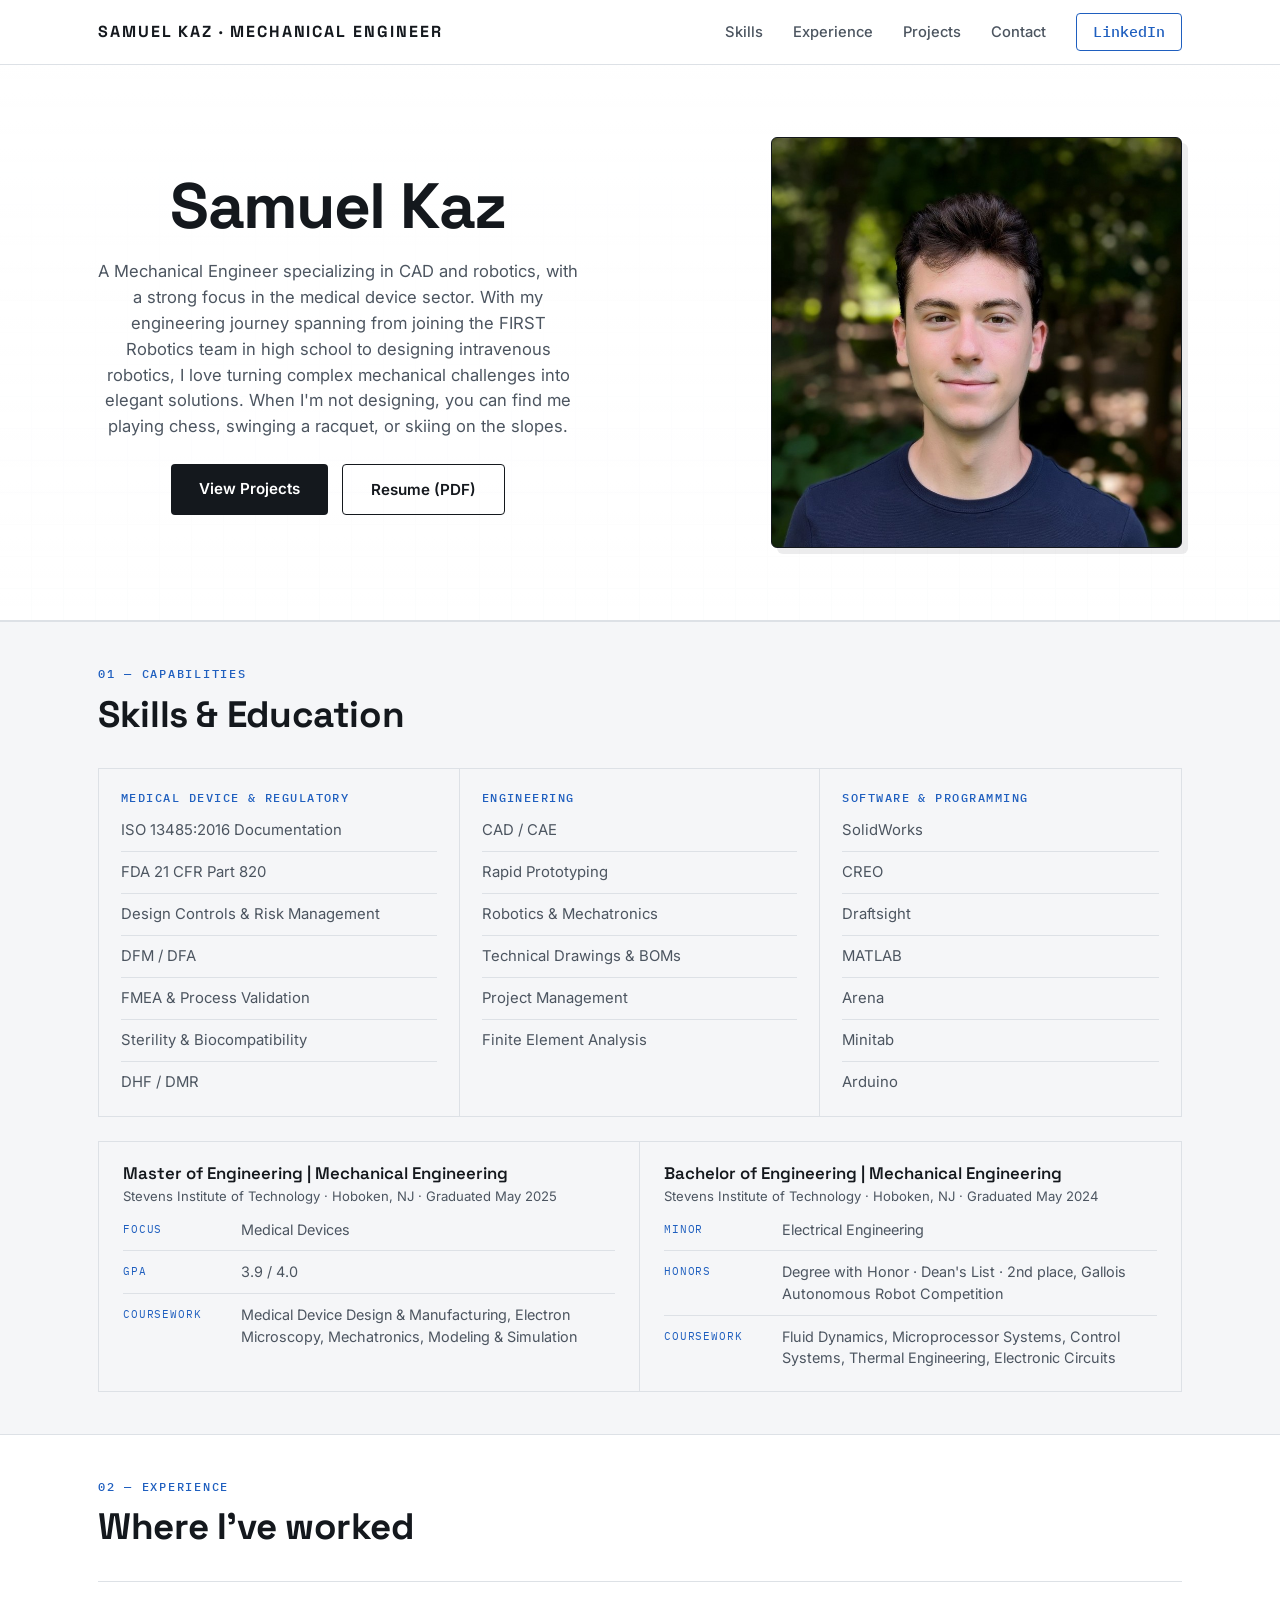
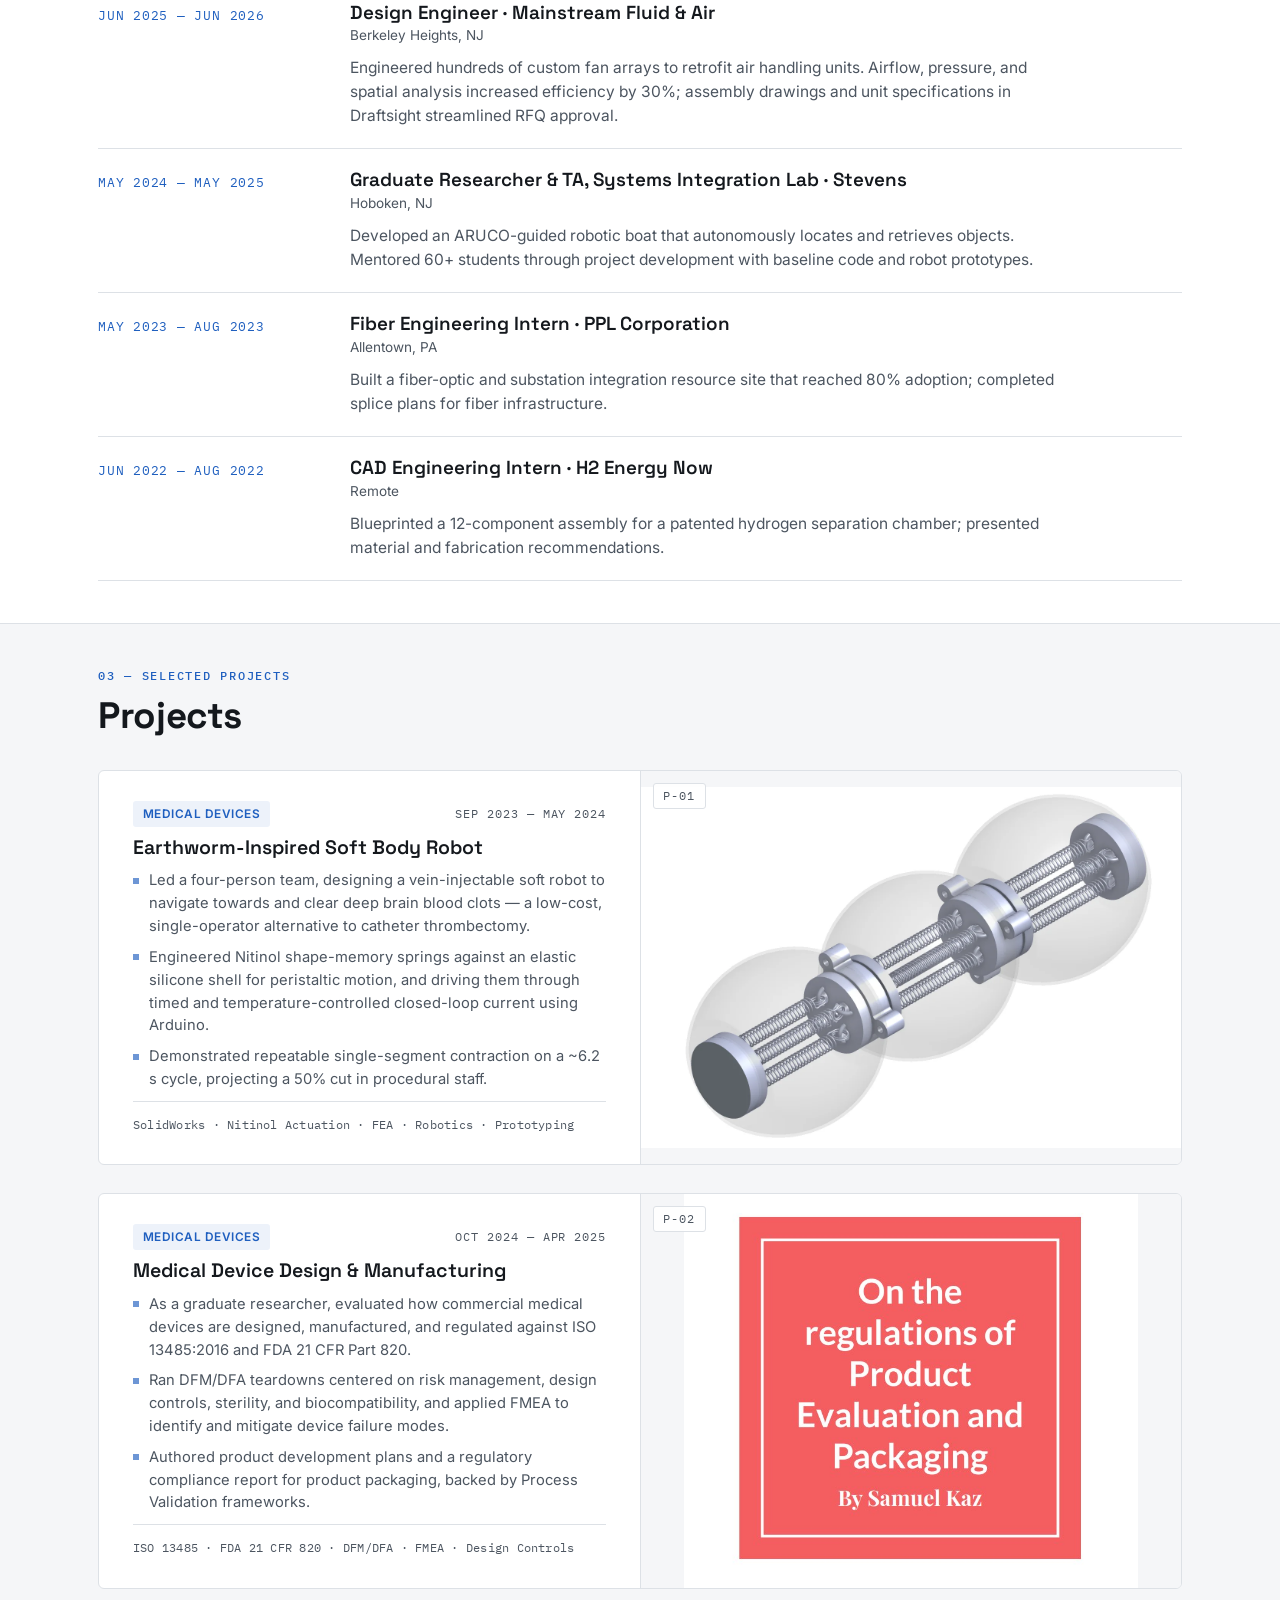
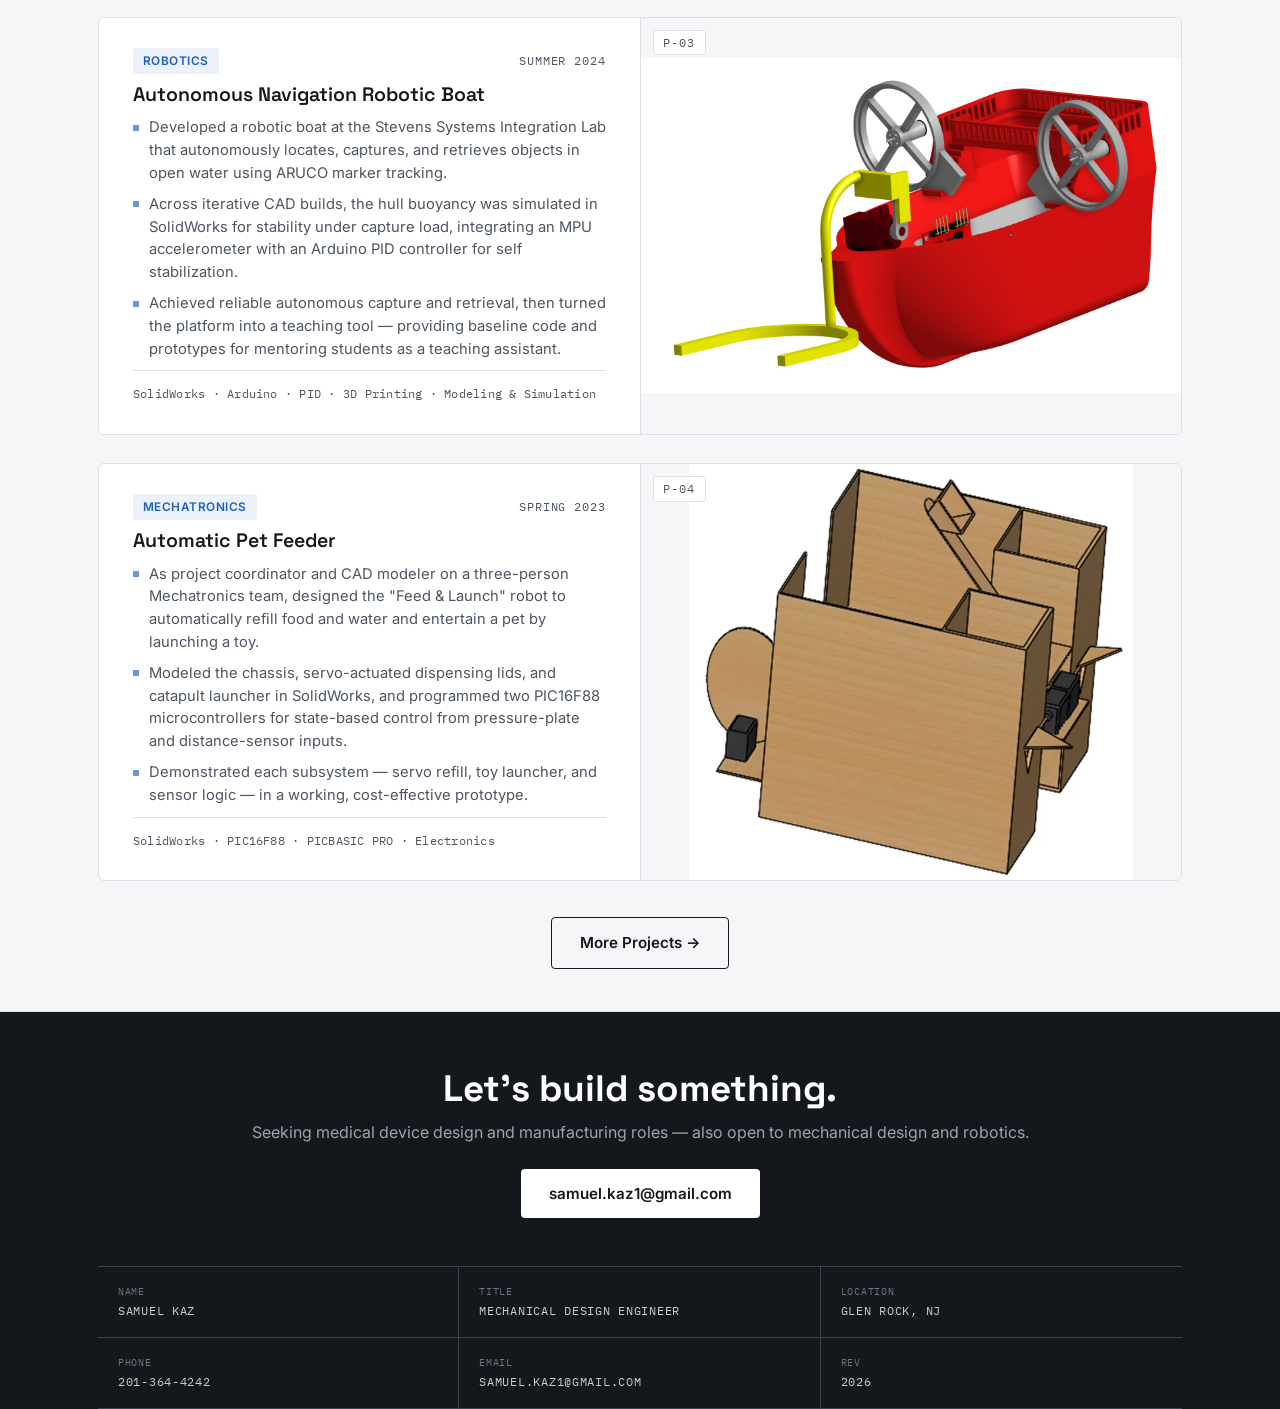
<file: index.html>
<!DOCTYPE html>
<html lang="en">
<head>
  <meta charset="UTF-8">
  <meta name="viewport" content="width=device-width, initial-scale=1.0">
  <title>Samuel Kaz — Mechanical Design Engineer</title>
  <meta name="description" content="Samuel Kaz — Mechanical Engineer specializing in medical device design and manufacturing: ISO 13485, FDA 21 CFR 820, DFM/DFA, FMEA. M.Eng Mechanical Engineering, Medical Devices concentration, Stevens Institute of Technology.">

  <!-- Social preview (LinkedIn, etc.) -->
  <meta property="og:type" content="website">
  <meta property="og:url" content="https://samkazdesigns.github.io/ProfWeb/">
  <meta property="og:title" content="Samuel Kaz — Mechanical Design Engineer">
  <meta property="og:description" content="Mechanical Engineer specializing in medical device design & manufacturing (ISO 13485, FDA 21 CFR 820, DFM/DFA, FMEA). M.Eng, Medical Devices concentration — Stevens Institute of Technology.">
  <meta property="og:image" content="https://samkazdesigns.github.io/ProfWeb/images/profile.jpg">
  <meta property="og:image:alt" content="Samuel Kaz">
  <meta name="twitter:card" content="summary_large_image">
  <meta name="twitter:title" content="Samuel Kaz — Mechanical Design Engineer">
  <meta name="twitter:description" content="Mechanical Engineer specializing in medical device design & manufacturing. M.Eng, Medical Devices concentration — Stevens Institute of Technology.">
  <meta name="twitter:image" content="https://samkazdesigns.github.io/ProfWeb/images/profile.jpg">

  <link rel="icon" href="data:image/svg+xml,%3Csvg xmlns='http://www.w3.org/2000/svg' viewBox='0 0 100 100'%3E%3Crect width='100' height='100' rx='16' fill='%2314181d'/%3E%3Ctext x='50' y='68' font-family='Arial,sans-serif' font-size='52' font-weight='700' fill='%23ffffff' text-anchor='middle'%3ESK%3C/text%3E%3C/svg%3E">
  <link rel="preconnect" href="https://fonts.googleapis.com">
  <link rel="preconnect" href="https://fonts.gstatic.com" crossorigin>
  <link href="https://fonts.googleapis.com/css2?family=Space+Grotesk:wght@500;600;700&family=Inter:wght@400;500;600&family=IBM+Plex+Mono:wght@400;500&display=swap" rel="stylesheet">
  <link rel="stylesheet" href="styles.css?v=16">
</head>
<body>

  <!-- ================= NAV ================= -->
  <header class="nav">
    <div class="wrap nav-inner">
      <a href="#top" class="brand">SAMUEL KAZ<span class="brand-role"> · Mechanical Engineer</span></a>
      <button class="nav-toggle" aria-label="Toggle menu" aria-expanded="false"><span></span><span></span></button>
      <nav class="nav-links">
        <a href="#skills">Skills</a>
        <a href="#experience">Experience</a>
        <a href="#projects">Projects</a>
        <a href="#contact">Contact</a>
        <a href="https://www.linkedin.com/in/samuel-kaz" class="nav-resume" target="_blank" rel="noopener">LinkedIn</a>
      </nav>
    </div>
  </header>

  <!-- ================= HERO ================= -->
  <section class="hero" id="top">
    <div class="wrap hero-grid">
      <div class="hero-main">
        <h1>Samuel&nbsp;Kaz</h1>
        <p class="hero-lede">
          
          A Mechanical Engineer specializing in CAD and robotics, with a strong focus in the medical device sector. 
          With my engineering journey spanning from joining the FIRST Robotics team in high school to designing intravenous 
          robotics, I love turning complex mechanical challenges into elegant solutions. 
          When I'm not designing, you can find me playing chess, swinging a racquet, or skiing on the slopes.

        </p>
        <div class="hero-cta">
          <a class="btn btn-solid" href="#projects">View Projects</a>
          <a class="btn btn-ghost" href="assets/samuel-kaz-resume.pdf" target="_blank" rel="noopener">Resume (PDF)</a>
        </div>
      </div>

      <!-- Profile photo frame — drop a photo at images/profile.jpg and it
           fills this bordered frame; until then the grid-paper placeholder shows. -->
      <aside class="proj-media hero-photo" data-img="images/profile.jpg"></aside>
    </div>
  </section>

  <!-- ================= SKILLS + EDUCATION ================= -->
  <section class="section section-tint" id="skills">
    <div class="wrap">
      <p class="callout">01 — CAPABILITIES</p>
      <h2>Skills &amp; Education</h2>

      <div class="cap-grid">
        <div class="cap">
          <h3 class="mono">MEDICAL DEVICE &amp; REGULATORY</h3>
          <ul>
            <li>ISO 13485:2016 Documentation</li><li>FDA 21 CFR Part 820</li><li>Design Controls &amp; Risk Management</li><li>DFM / DFA</li><li>FMEA &amp; Process Validation</li><li>Sterility &amp; Biocompatibility</li><li>DHF / DMR</li>
          </ul>
        </div>
        <div class="cap">
          <h3 class="mono">ENGINEERING</h3>
          <ul>
            <li>CAD / CAE</li><li>Rapid Prototyping</li><li>Robotics &amp; Mechatronics</li><li>Technical Drawings &amp; BOMs</li><li>Project Management</li><li>Finite Element Analysis</li>
          </ul>
        </div>
        <div class="cap">
          <h3 class="mono">SOFTWARE &amp; PROGRAMMING</h3>
          <ul>
            <li>SolidWorks</li><li>CREO</li><li>Draftsight</li><li>MATLAB</li><li>Arena</li><li>Minitab</li><li>Arduino</li>
          </ul>
        </div>
      </div>

      <div class="edu-block">
        <div class="edu-col">
          <h3>Master of Engineering | Mechanical Engineering</h3>
          <p class="edu-sub">Stevens Institute of Technology · Hoboken, NJ · Graduated May 2025</p>
          <dl class="edu-rows">
            <div><dt>FOCUS</dt><dd>Medical Devices</dd></div>
            <div><dt>GPA</dt><dd>3.9 / 4.0</dd></div>
            <div><dt>COURSEWORK</dt><dd>Medical Device Design &amp; Manufacturing, Electron Microscopy, Mechatronics, Modeling &amp; Simulation</dd></div>
          </dl>
        </div>
        <div class="edu-col">
          <h3>Bachelor of Engineering | Mechanical Engineering</h3>
          <p class="edu-sub">Stevens Institute of Technology · Hoboken, NJ · Graduated May 2024</p>
          <dl class="edu-rows">
            <div><dt>MINOR</dt><dd>Electrical Engineering</dd></div>
            <div><dt>HONORS</dt><dd>Degree with Honor · Dean's List · 2nd place, Gallois Autonomous Robot Competition</dd></div>
            <div><dt>COURSEWORK</dt><dd>Fluid Dynamics, Microprocessor Systems, Control Systems, Thermal Engineering, Electronic Circuits</dd></div>
          </dl>
        </div>
      </div>
    </div>
  </section>

  <!-- ================= EXPERIENCE ================= -->
  <section class="section" id="experience">
    <div class="wrap">
      <p class="callout">02 — EXPERIENCE</p>
      <h2>Where I've worked</h2>

      <div class="xp-list">
        <article class="xp">
          <div class="xp-when"><span class="mono">JUN 2025 — JUN 2026</span></div>
          <div class="xp-what">
            <h3>Design Engineer · Mainstream Fluid &amp; Air</h3>
            <p class="xp-where">Berkeley Heights, NJ</p>
            <p>Engineered hundreds of custom fan arrays to retrofit air handling units. Airflow, pressure, and spatial analysis increased efficiency by 30%; assembly drawings and unit specifications in Draftsight streamlined RFQ approval.</p>
          </div>
        </article>

        <article class="xp">
          <div class="xp-when"><span class="mono">MAY 2024 — MAY 2025</span></div>
          <div class="xp-what">
            <h3>Graduate Researcher &amp; TA, Systems Integration Lab · Stevens</h3>
            <p class="xp-where">Hoboken, NJ</p>
            <p>Developed an ARUCO-guided robotic boat that autonomously locates and retrieves objects. Mentored 60+ students through project development with baseline code and robot prototypes.</p>
          </div>
        </article>

        <article class="xp">
          <div class="xp-when"><span class="mono">MAY 2023 — AUG 2023</span></div>
          <div class="xp-what">
            <h3>Fiber Engineering Intern · PPL Corporation</h3>
            <p class="xp-where">Allentown, PA</p>
            <p>Built a fiber-optic and substation integration resource site that reached 80% adoption; completed splice plans for fiber infrastructure.</p>
          </div>
        </article>

        <article class="xp">
          <div class="xp-when"><span class="mono">JUN 2022 — AUG 2022</span></div>
          <div class="xp-what">
            <h3>CAD Engineering Intern · H2 Energy Now</h3>
            <p class="xp-where">Remote</p>
            <p>Blueprinted a 12-component assembly for a patented hydrogen separation chamber; presented material and fabrication recommendations.</p>
          </div>
        </article>
      </div>
    </div>
  </section>

  <!-- ================= PROJECTS ================= -->
  <section class="section section-tint" id="projects">
    <div class="wrap">
      <p class="callout">03 — SELECTED PROJECTS</p>
      <h2>Projects</h2>

      <div class="proj-grid">

        <a class="proj" href="projects/earthworm-robot.html">
          <div class="proj-media" data-img="images/earthworm-robot.webp"><span class="mono proj-num">P-01</span></div>
          <div class="proj-body">
            <p class="proj-meta"><span class="proj-cat">Medical Devices</span><span class="mono">SEP 2023 — MAY 2024</span></p>
            <h3>Earthworm-Inspired Soft Body Robot</h3>
            <ul class="proj-points">
              <li>Led a four-person team, designing a vein-injectable soft robot to navigate towards and clear deep brain blood clots — a low-cost, single-operator alternative to catheter thrombectomy.</li>
              <li>Engineered Nitinol shape-memory springs against an elastic silicone shell for peristaltic motion, and driving them through timed and temperature-controlled closed-loop current using Arduino.</li>
              <li>Demonstrated repeatable single-segment contraction on a ~6.2 s cycle, projecting a 50% cut in procedural staff.</li>
            </ul>
            <p class="proj-tags">SolidWorks · Nitinol Actuation · FEA · Robotics · Prototyping</p>
          </div>
        </a>

        <a class="proj" href="projects/medical-device.html">
          <div class="proj-media" data-img="images/medical-device.jpg"><span class="mono proj-num">P-02</span></div>
          <div class="proj-body">
            <p class="proj-meta"><span class="proj-cat">Medical Devices</span><span class="mono">OCT 2024 — APR 2025</span></p>
            <h3>Medical Device Design &amp; Manufacturing</h3>
            <ul class="proj-points">
              <li>As a graduate researcher, evaluated how commercial medical devices are designed, manufactured, and regulated against ISO 13485:2016 and FDA 21 CFR Part 820.</li>
              <li>Ran DFM/DFA teardowns centered on risk management, design controls, sterility, and biocompatibility, and applied FMEA to identify and mitigate device failure modes.</li>
              <li>Authored product development plans and a regulatory compliance report for product packaging, backed by Process Validation frameworks.</li>
            </ul>
            <p class="proj-tags">ISO 13485 · FDA 21 CFR 820 · DFM/DFA · FMEA · Design Controls</p>
          </div>
        </a>

        <a class="proj" href="projects/robotic-boat.html">
          <div class="proj-media" data-img="images/robotic-boat.jpg"><span class="mono proj-num">P-03</span></div>
          <div class="proj-body">
            <p class="proj-meta"><span class="proj-cat">Robotics</span><span class="mono">SUMMER 2024</span></p>
            <h3>Autonomous Navigation Robotic Boat</h3>
            <ul class="proj-points">
              <li>Developed a robotic boat at the Stevens Systems Integration Lab that autonomously locates, captures, and retrieves objects in open water using ARUCO marker tracking.</li>
              <li>Across iterative CAD builds, the hull buoyancy was simulated in SolidWorks for stability under capture load, integrating an MPU accelerometer with an Arduino PID controller for self stabilization.</li>
              <li>Achieved reliable autonomous capture and retrieval, then turned the platform into a teaching tool — providing baseline code and prototypes for mentoring students as a teaching assistant.</li>
            </ul>
            <p class="proj-tags">SolidWorks · Arduino · PID · 3D Printing · Modeling &amp; Simulation</p>
          </div>
        </a>

        <a class="proj" href="projects/pet-feeder.html">
          <div class="proj-media" data-img="images/pet-feeder.webp"><span class="mono proj-num">P-04</span></div>
          <div class="proj-body">
            <p class="proj-meta"><span class="proj-cat">Mechatronics</span><span class="mono">SPRING 2023</span></p>
            <h3>Automatic Pet Feeder</h3>
            <ul class="proj-points">
              <li>As project coordinator and CAD modeler on a three-person Mechatronics team, designed the "Feed &amp; Launch" robot to automatically refill food and water and entertain a pet by launching a toy.</li>
              <li>Modeled the chassis, servo-actuated dispensing lids, and catapult launcher in SolidWorks, and programmed two PIC16F88 microcontrollers for state-based control from pressure-plate and distance-sensor inputs.</li>
              <li>Demonstrated each subsystem — servo refill, toy launcher, and sensor logic — in a working, cost-effective prototype.</li>
            </ul>
            <p class="proj-tags">SolidWorks · PIC16F88 · PICBASIC PRO · Electronics</p>
          </div>
        </a>

      </div>

      <div class="proj-more">
        <a class="btn btn-ghost" href="projects/all-projects.html">More Projects →</a>
      </div>
    </div>
  </section>

  <!-- ================= CONTACT / TITLE BLOCK FOOTER ================= -->
  <footer class="footer" id="contact">
    <div class="wrap">
      <div class="footer-cta">
        <h2>Let's build something.</h2>
        <p>Seeking medical device design and manufacturing roles — also open to mechanical design and robotics.</p>
        <a class="btn btn-solid" href="mailto:samuel.kaz1@gmail.com">samuel.kaz1@gmail.com</a>
      </div>

      <!-- Drawing title block -->
      <div class="titleblock mono" aria-label="Contact details">
        <div><span>NAME</span>SAMUEL KAZ</div>
        <div><span>TITLE</span>MECHANICAL DESIGN ENGINEER</div>
        <div><span>LOCATION</span>GLEN ROCK, NJ</div>
        <div><span>PHONE</span><a href="tel:2013644242">201-364-4242</a></div>
        <div><span>EMAIL</span><a href="mailto:samuel.kaz1@gmail.com">SAMUEL.KAZ1@GMAIL.COM</a></div>
        <div><span>REV</span>2026</div>
      </div>
    </div>
  </footer>

  <script src="script.js?v=16"></script>
</body>
</html>
</file>
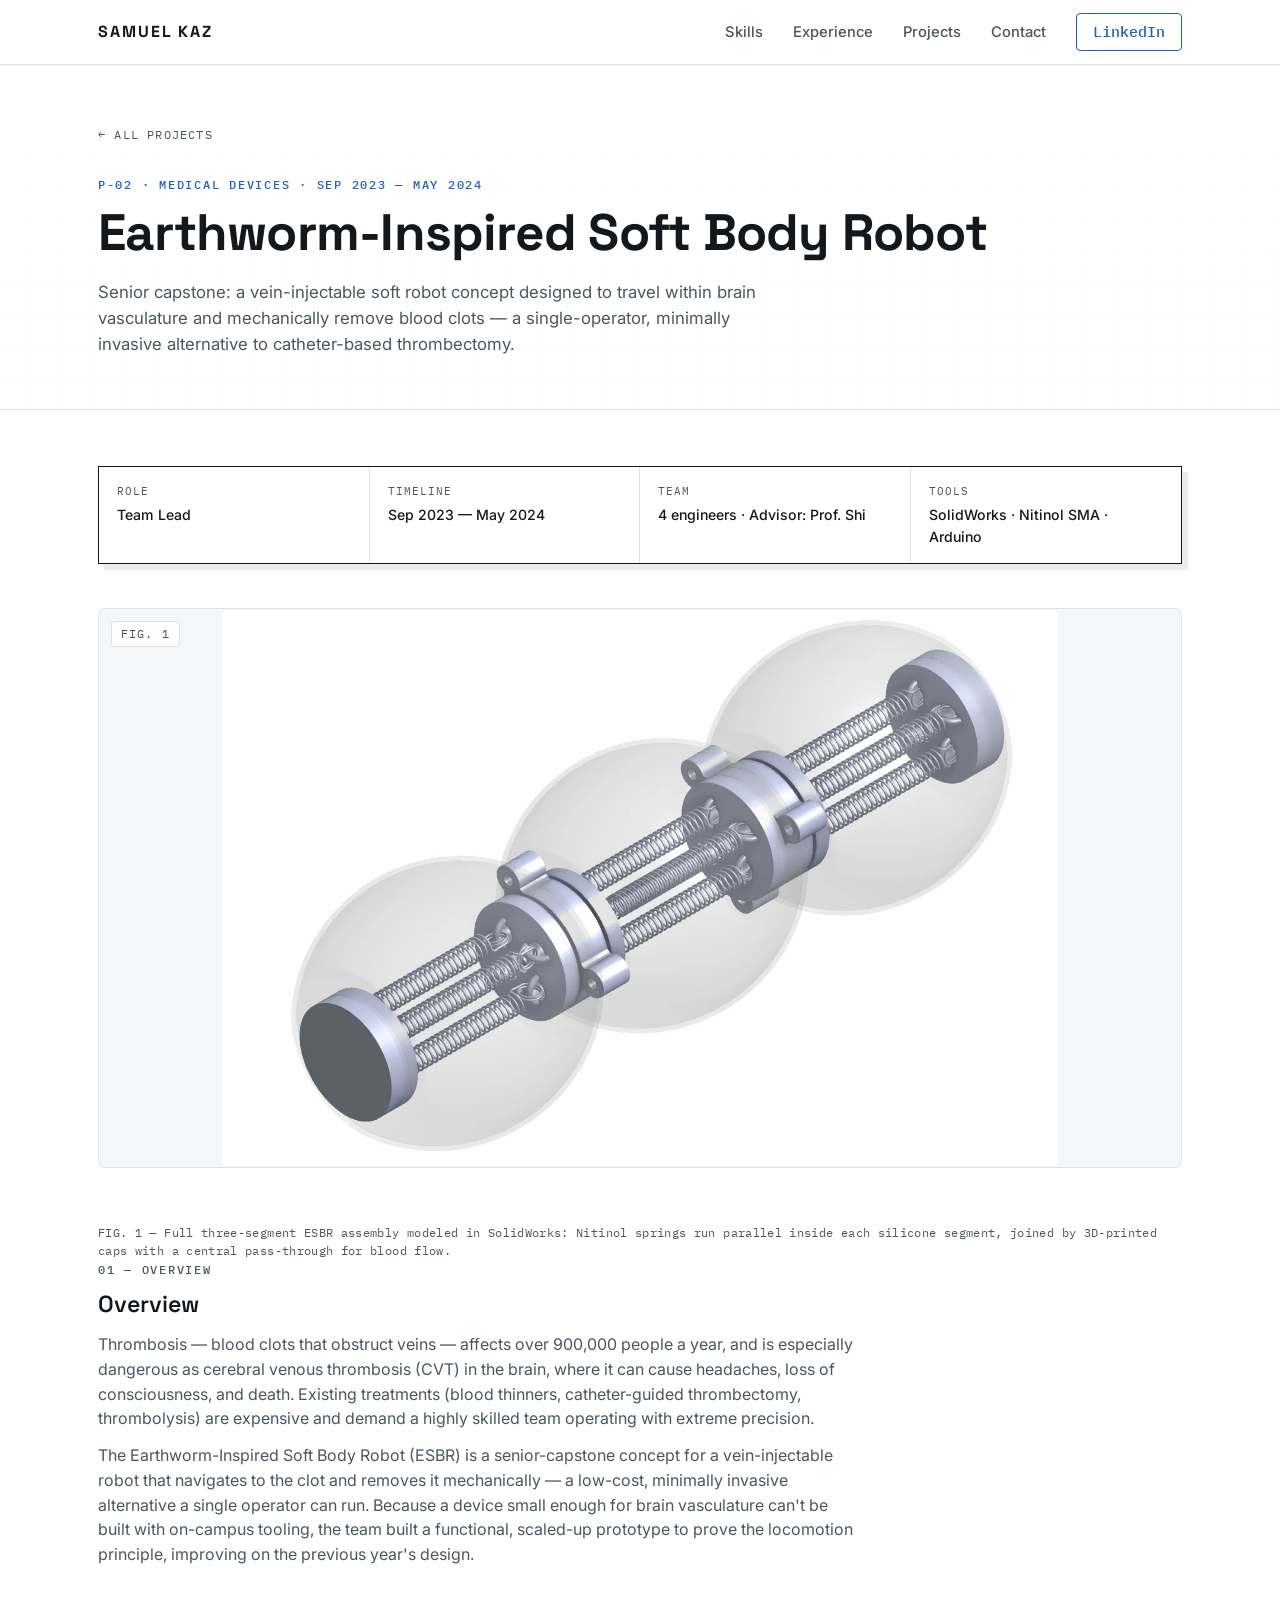
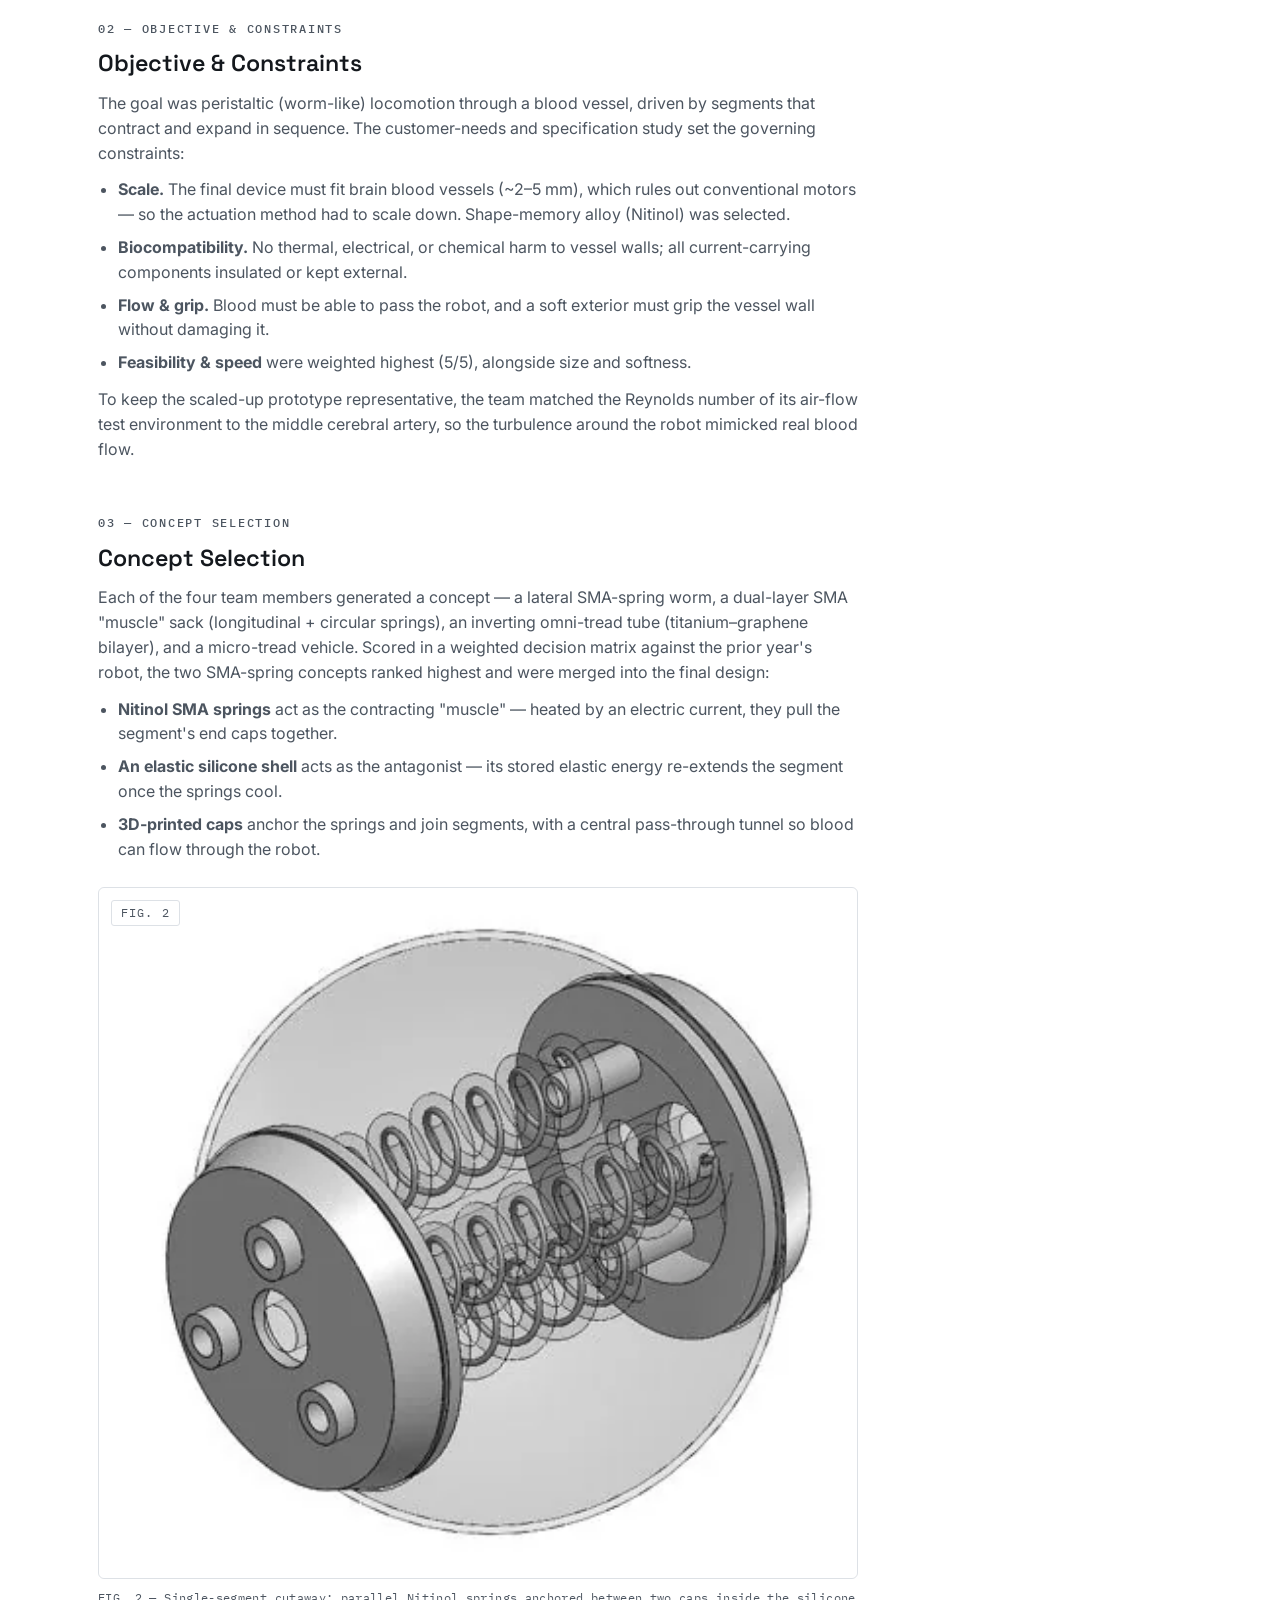
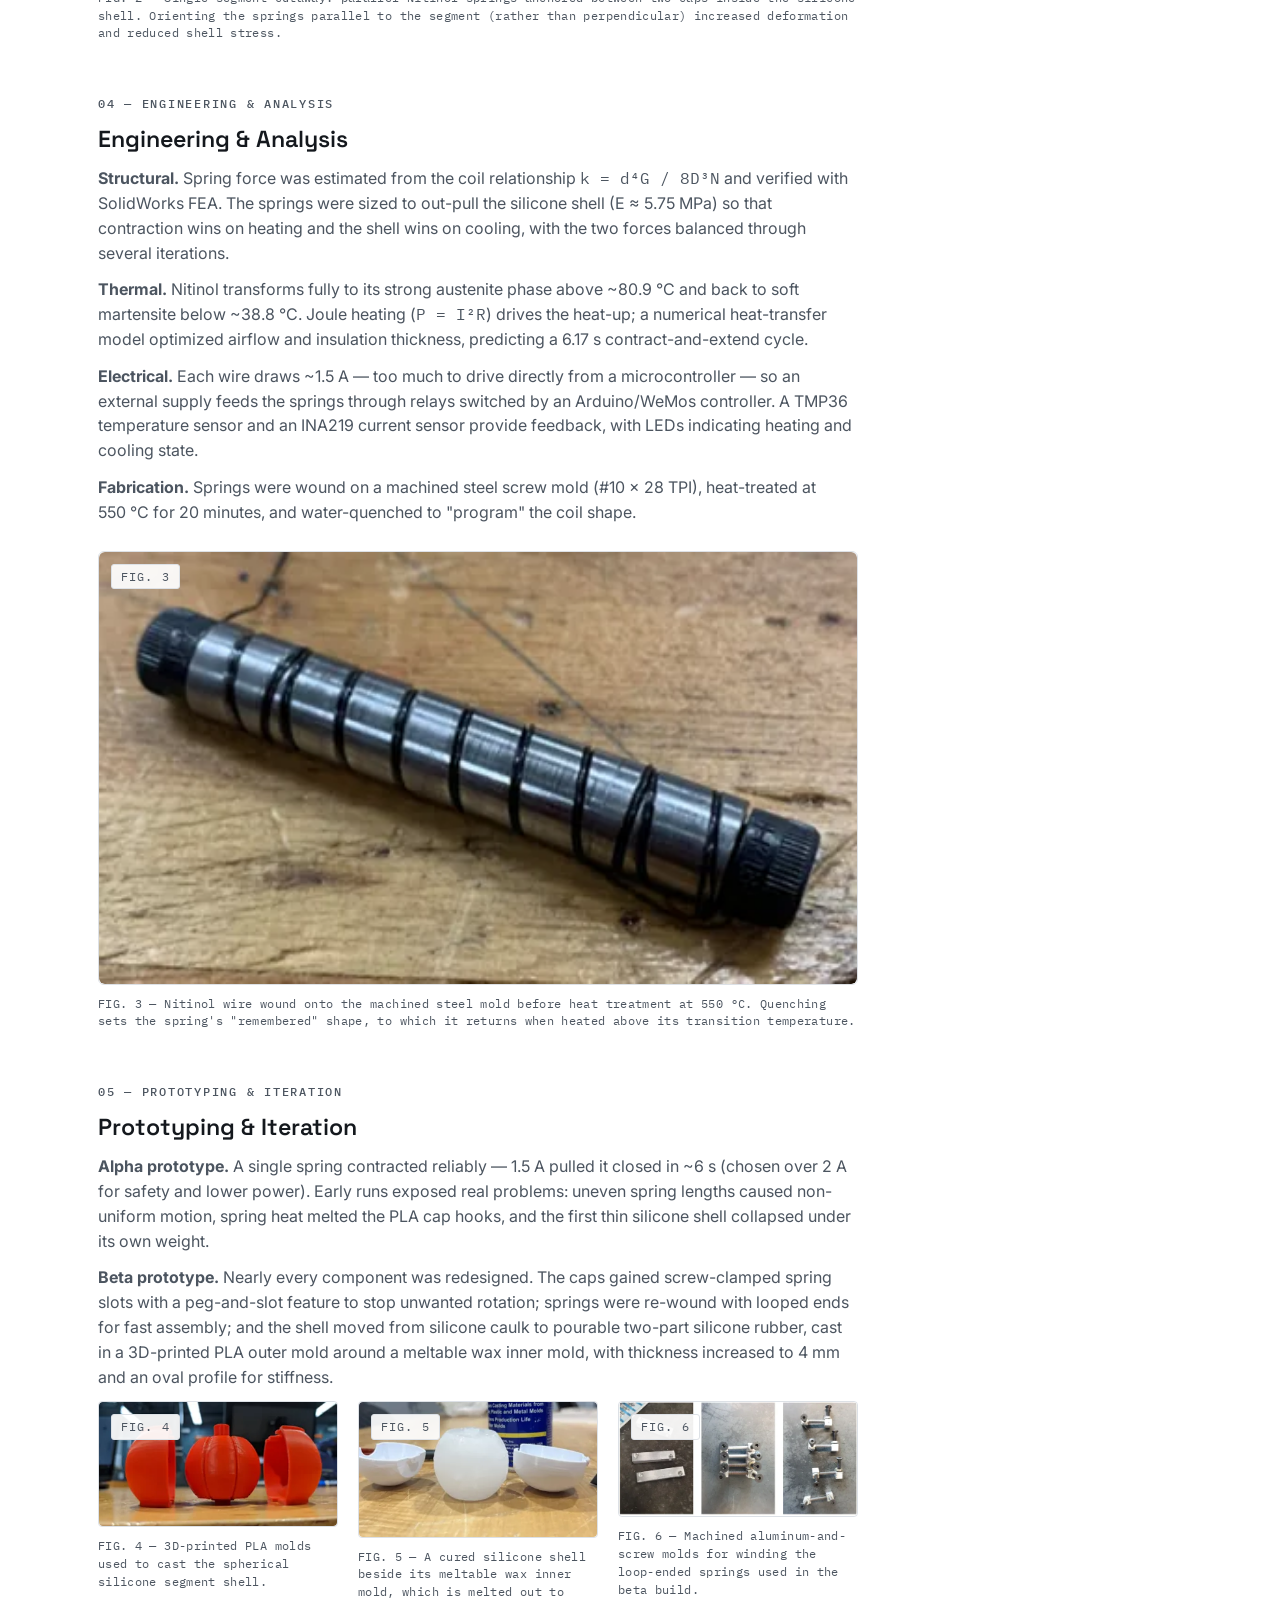
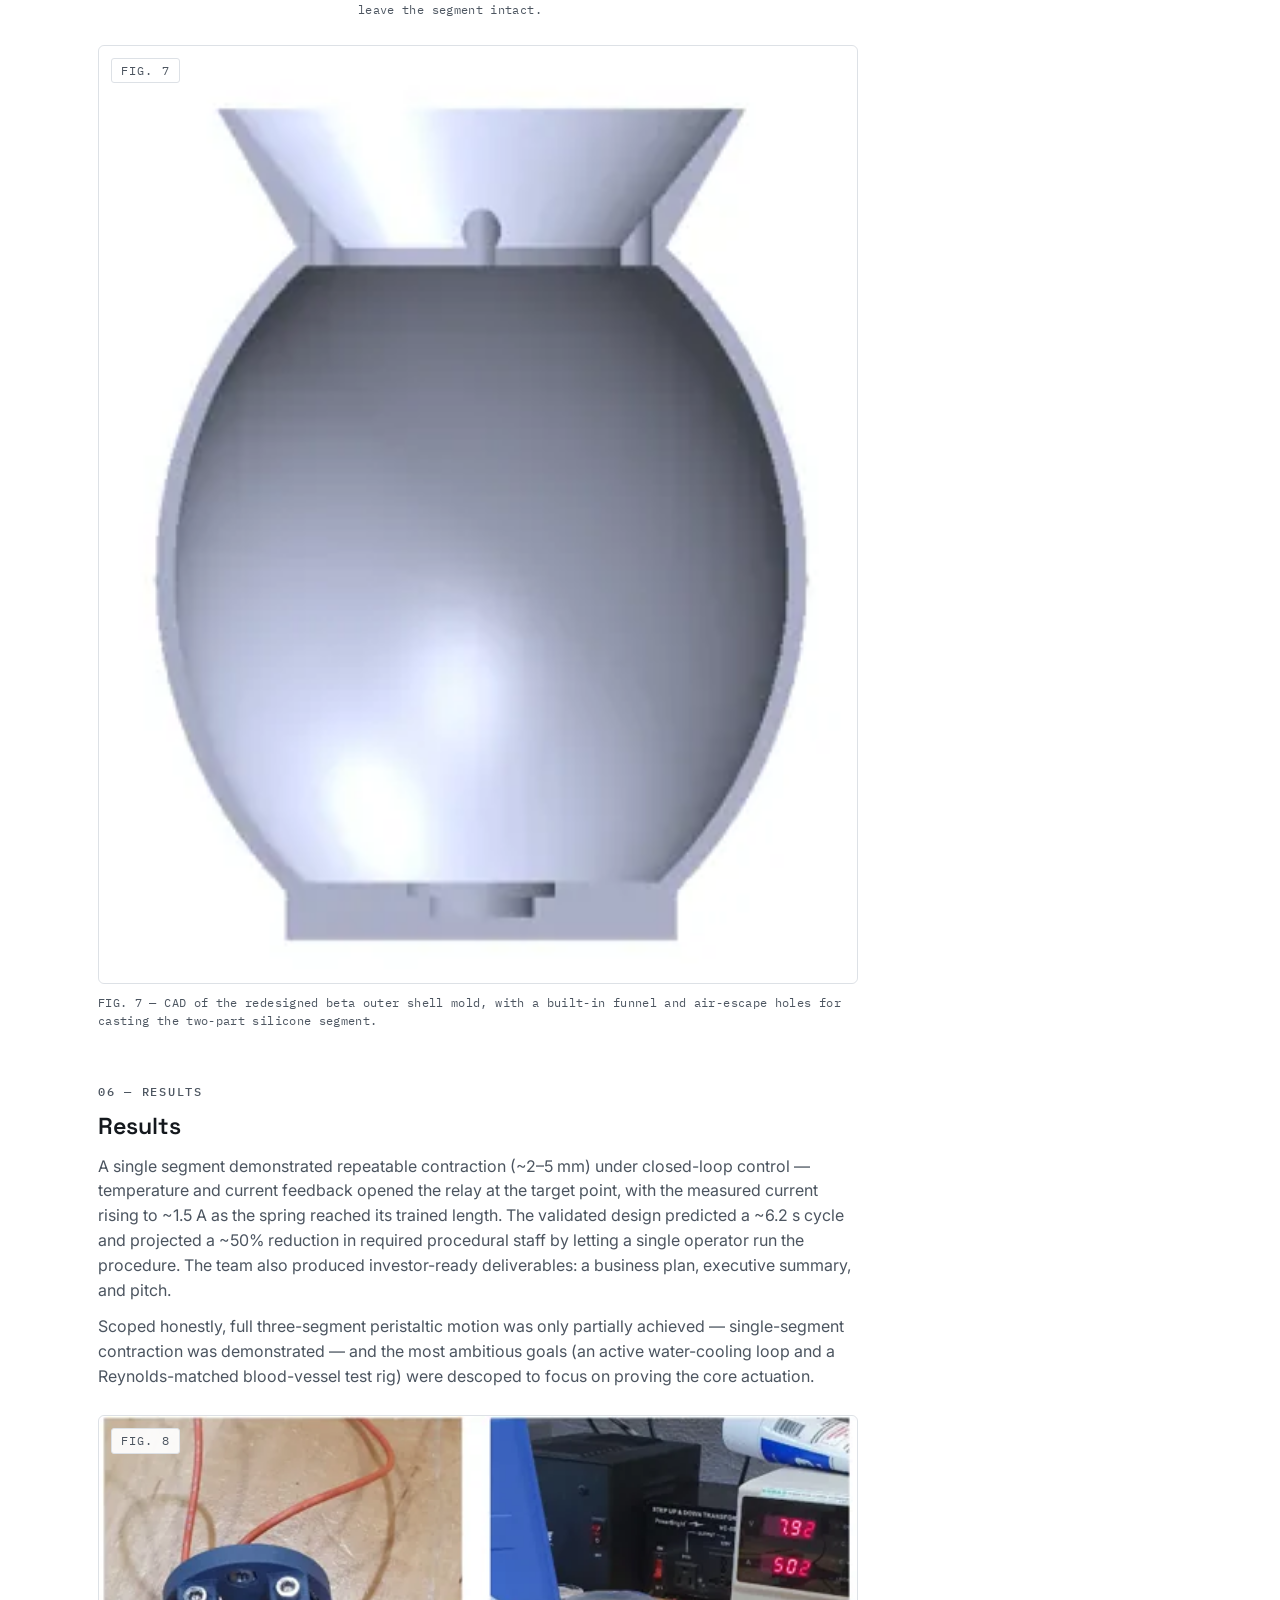
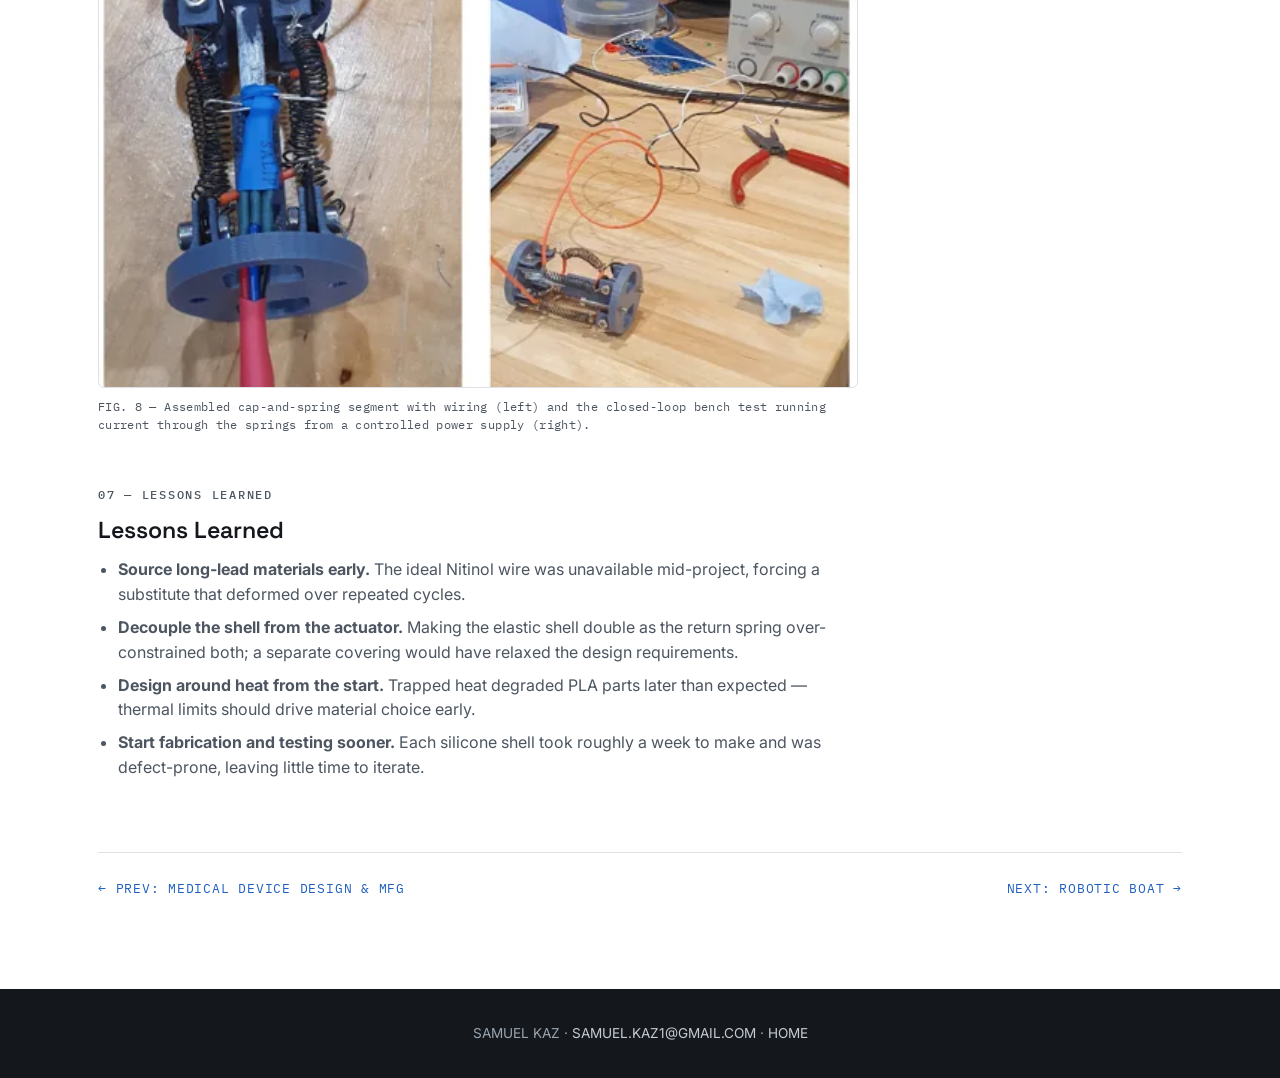
<file: projects/earthworm-robot.html>
<!DOCTYPE html>
<html lang="en">
<head>
  <meta charset="UTF-8">
  <meta name="viewport" content="width=device-width, initial-scale=1.0">
  <title>Earthworm-Inspired Soft Body Robot — Samuel Kaz</title>
  <link rel="preconnect" href="https://fonts.googleapis.com">
  <link rel="preconnect" href="https://fonts.gstatic.com" crossorigin>
  <link href="https://fonts.googleapis.com/css2?family=Space+Grotesk:wght@500;600;700&family=Inter:wght@400;500;600&family=IBM+Plex+Mono:wght@400;500&display=swap" rel="stylesheet">
  <link rel="stylesheet" href="../styles.css?v=16">
</head>
<body>

  <header class="nav">
    <div class="wrap nav-inner">
      <a href="../index.html" class="brand">SAMUEL KAZ</a>
      <button class="nav-toggle" aria-label="Toggle menu" aria-expanded="false"><span></span><span></span></button>
      <nav class="nav-links">
        <a href="../index.html#skills">Skills</a>
        <a href="../index.html#experience">Experience</a>
        <a href="../index.html#projects">Projects</a>
        <a href="../index.html#contact">Contact</a>
        <a href="https://www.linkedin.com/in/samuel-kaz" class="nav-resume" target="_blank" rel="noopener">LinkedIn</a>
      </nav>
    </div>
  </header>

  <section class="case-head">
    <div class="wrap">
      <a class="case-back mono" href="all-projects.html">← ALL PROJECTS</a>
      <p class="callout">P-02 · MEDICAL DEVICES · SEP 2023 — MAY 2024</p>
      <h1>Earthworm-Inspired Soft Body Robot</h1>
      <p class="case-lede">Senior capstone: a vein-injectable soft robot concept designed to travel within brain vasculature and mechanically remove blood clots — a single-operator, minimally invasive alternative to catheter-based thrombectomy.</p>
    </div>
  </section>

  <main class="case-body">
    <div class="wrap">

      <div class="case-meta">
        <div><span>ROLE</span><p>Team Lead</p></div>
        <div><span>TIMELINE</span><p>Sep 2023 — May 2024</p></div>
        <div><span>TEAM</span><p>4 engineers · Advisor: Prof. Shi</p></div>
        <div><span>TOOLS</span><p>SolidWorks · Nitinol SMA · Arduino</p></div>
      </div>

      <div class="proj-media case-hero" data-img="../images/earthworm-robot.webp"><span class="mono proj-num">FIG. 1</span></div>
      <p class="fig-cap">FIG. 1 — Full three-segment ESBR assembly modeled in SolidWorks: Nitinol springs run parallel inside each silicone segment, joined by 3D-printed caps with a central pass-through for blood flow.</p>

      <section class="case-section">
        <p class="callout">01 — OVERVIEW</p>
        <h2>Overview</h2>
        <p>Thrombosis — blood clots that obstruct veins — affects over 900,000 people a year, and is especially dangerous as cerebral venous thrombosis (CVT) in the brain, where it can cause headaches, loss of consciousness, and death. Existing treatments (blood thinners, catheter-guided thrombectomy, thrombolysis) are expensive and demand a highly skilled team operating with extreme precision.</p>
        <p>The Earthworm-Inspired Soft Body Robot (ESBR) is a senior-capstone concept for a vein-injectable robot that navigates to the clot and removes it mechanically — a low-cost, minimally invasive alternative a single operator can run. Because a device small enough for brain vasculature can't be built with on-campus tooling, the team built a functional, scaled-up prototype to prove the locomotion principle, improving on the previous year's design.</p>
      </section>

      <section class="case-section">
        <p class="callout">02 — OBJECTIVE &amp; CONSTRAINTS</p>
        <h2>Objective &amp; Constraints</h2>
        <p>The goal was peristaltic (worm-like) locomotion through a blood vessel, driven by segments that contract and expand in sequence. The customer-needs and specification study set the governing constraints:</p>
        <ul>
          <li><strong>Scale.</strong> The final device must fit brain blood vessels (~2–5&nbsp;mm), which rules out conventional motors — so the actuation method had to scale down. Shape-memory alloy (Nitinol) was selected.</li>
          <li><strong>Biocompatibility.</strong> No thermal, electrical, or chemical harm to vessel walls; all current-carrying components insulated or kept external.</li>
          <li><strong>Flow &amp; grip.</strong> Blood must be able to pass the robot, and a soft exterior must grip the vessel wall without damaging it.</li>
          <li><strong>Feasibility &amp; speed</strong> were weighted highest (5/5), alongside size and softness.</li>
        </ul>
        <p>To keep the scaled-up prototype representative, the team matched the Reynolds number of its air-flow test environment to the middle cerebral artery, so the turbulence around the robot mimicked real blood flow.</p>
      </section>

      <section class="case-section">
        <p class="callout">03 — CONCEPT SELECTION</p>
        <h2>Concept Selection</h2>
        <p>Each of the four team members generated a concept — a lateral SMA-spring worm, a dual-layer SMA "muscle" sack (longitudinal + circular springs), an inverting omni-tread tube (titanium–graphene bilayer), and a micro-tread vehicle. Scored in a weighted decision matrix against the prior year's robot, the two SMA-spring concepts ranked highest and were merged into the final design:</p>
        <ul>
          <li><strong>Nitinol SMA springs</strong> act as the contracting "muscle" — heated by an electric current, they pull the segment's end caps together.</li>
          <li><strong>An elastic silicone shell</strong> acts as the antagonist — its stored elastic energy re-extends the segment once the springs cool.</li>
          <li><strong>3D-printed caps</strong> anchor the springs and join segments, with a central pass-through tunnel so blood can flow through the robot.</li>
        </ul>
        <div class="case-figure">
          <div class="proj-media" data-img="../images/earthworm-robot-1.webp"><span class="mono proj-num">FIG. 2</span></div>
          <p class="fig-cap">FIG. 2 — Single-segment cutaway: parallel Nitinol springs anchored between two caps inside the silicone shell. Orienting the springs parallel to the segment (rather than perpendicular) increased deformation and reduced shell stress.</p>
        </div>
      </section>

      <section class="case-section">
        <p class="callout">04 — ENGINEERING &amp; ANALYSIS</p>
        <h2>Engineering &amp; Analysis</h2>
        <p><strong>Structural.</strong> Spring force was estimated from the coil relationship <span class="mono">k = d⁴G / 8D³N</span> and verified with SolidWorks FEA. The springs were sized to out-pull the silicone shell (E ≈ 5.75&nbsp;MPa) so that contraction wins on heating and the shell wins on cooling, with the two forces balanced through several iterations.</p>
        <p><strong>Thermal.</strong> Nitinol transforms fully to its strong austenite phase above ~80.9&nbsp;°C and back to soft martensite below ~38.8&nbsp;°C. Joule heating (<span class="mono">P = I²R</span>) drives the heat-up; a numerical heat-transfer model optimized airflow and insulation thickness, predicting a 6.17&nbsp;s contract-and-extend cycle.</p>
        <p><strong>Electrical.</strong> Each wire draws ~1.5&nbsp;A — too much to drive directly from a microcontroller — so an external supply feeds the springs through relays switched by an Arduino/WeMos controller. A TMP36 temperature sensor and an INA219 current sensor provide feedback, with LEDs indicating heating and cooling state.</p>
        <p><strong>Fabrication.</strong> Springs were wound on a machined steel screw mold (#10 × 28 TPI), heat-treated at 550&nbsp;°C for 20 minutes, and water-quenched to "program" the coil shape.</p>
        <div class="case-figure">
          <div class="proj-media" data-img="../images/earthworm-robot-2.webp"><span class="mono proj-num">FIG. 3</span></div>
          <p class="fig-cap">FIG. 3 — Nitinol wire wound onto the machined steel mold before heat treatment at 550&nbsp;°C. Quenching sets the spring's "remembered" shape, to which it returns when heated above its transition temperature.</p>
        </div>
      </section>

      <section class="case-section">
        <p class="callout">05 — PROTOTYPING &amp; ITERATION</p>
        <h2>Prototyping &amp; Iteration</h2>
        <p><strong>Alpha prototype.</strong> A single spring contracted reliably — 1.5&nbsp;A pulled it closed in ~6&nbsp;s (chosen over 2&nbsp;A for safety and lower power). Early runs exposed real problems: uneven spring lengths caused non-uniform motion, spring heat melted the PLA cap hooks, and the first thin silicone shell collapsed under its own weight.</p>
        <p><strong>Beta prototype.</strong> Nearly every component was redesigned. The caps gained screw-clamped spring slots with a peg-and-slot feature to stop unwanted rotation; springs were re-wound with looped ends for fast assembly; and the shell moved from silicone caulk to pourable two-part silicone rubber, cast in a 3D-printed PLA outer mold around a meltable wax inner mold, with thickness increased to 4&nbsp;mm and an oval profile for stiffness.</p>
        <div class="case-gallery">
          <figure>
            <div class="proj-media" data-img="../images/earthworm-robot-4.webp"><span class="mono proj-num">FIG. 4</span></div>
            <figcaption class="fig-cap">FIG. 4 — 3D-printed PLA molds used to cast the spherical silicone segment shell.</figcaption>
          </figure>
          <figure>
            <div class="proj-media" data-img="../images/earthworm-robot-5.webp"><span class="mono proj-num">FIG. 5</span></div>
            <figcaption class="fig-cap">FIG. 5 — A cured silicone shell beside its meltable wax inner mold, which is melted out to leave the segment intact.</figcaption>
          </figure>
          <figure>
            <div class="proj-media" data-img="../images/earthworm-robot-3.webp"><span class="mono proj-num">FIG. 6</span></div>
            <figcaption class="fig-cap">FIG. 6 — Machined aluminum-and-screw molds for winding the loop-ended springs used in the beta build.</figcaption>
          </figure>
        </div>
        <div class="case-figure">
          <div class="proj-media" data-img="../images/earthworm-robot-7.webp"><span class="mono proj-num">FIG. 7</span></div>
          <p class="fig-cap">FIG. 7 — CAD of the redesigned beta outer shell mold, with a built-in funnel and air-escape holes for casting the two-part silicone segment.</p>
        </div>
      </section>

      <section class="case-section">
        <p class="callout">06 — RESULTS</p>
        <h2>Results</h2>
        <p>A single segment demonstrated repeatable contraction (~2–5&nbsp;mm) under closed-loop control — temperature and current feedback opened the relay at the target point, with the measured current rising to ~1.5&nbsp;A as the spring reached its trained length. The validated design predicted a ~6.2&nbsp;s cycle and projected a ~50% reduction in required procedural staff by letting a single operator run the procedure. The team also produced investor-ready deliverables: a business plan, executive summary, and pitch.</p>
        <p>Scoped honestly, full three-segment peristaltic motion was only partially achieved — single-segment contraction was demonstrated — and the most ambitious goals (an active water-cooling loop and a Reynolds-matched blood-vessel test rig) were descoped to focus on proving the core actuation.</p>
        <div class="case-figure">
          <div class="proj-media" data-img="../images/earthworm-robot-6.webp"><span class="mono proj-num">FIG. 8</span></div>
          <p class="fig-cap">FIG. 8 — Assembled cap-and-spring segment with wiring (left) and the closed-loop bench test running current through the springs from a controlled power supply (right).</p>
        </div>
      </section>

      <section class="case-section">
        <p class="callout">07 — LESSONS LEARNED</p>
        <h2>Lessons Learned</h2>
        <ul>
          <li><strong>Source long-lead materials early.</strong> The ideal Nitinol wire was unavailable mid-project, forcing a substitute that deformed over repeated cycles.</li>
          <li><strong>Decouple the shell from the actuator.</strong> Making the elastic shell double as the return spring over-constrained both; a separate covering would have relaxed the design requirements.</li>
          <li><strong>Design around heat from the start.</strong> Trapped heat degraded PLA parts later than expected — thermal limits should drive material choice early.</li>
          <li><strong>Start fabrication and testing sooner.</strong> Each silicone shell took roughly a week to make and was defect-prone, leaving little time to iterate.</li>
        </ul>
      </section>

      <nav class="case-nav">
        <a href="medical-device.html">← PREV: MEDICAL DEVICE DESIGN &amp; MFG</a>
        <a href="robotic-boat.html">NEXT: ROBOTIC BOAT →</a>
      </nav>

    </div>
  </main>

  <footer class="case-footer">
    <div class="wrap">SAMUEL KAZ · <a href="mailto:samuel.kaz1@gmail.com">SAMUEL.KAZ1@GMAIL.COM</a> · <a href="../index.html">HOME</a></div>
  </footer>

  <script src="../script.js?v=16"></script>
</body>
</html>
</file>
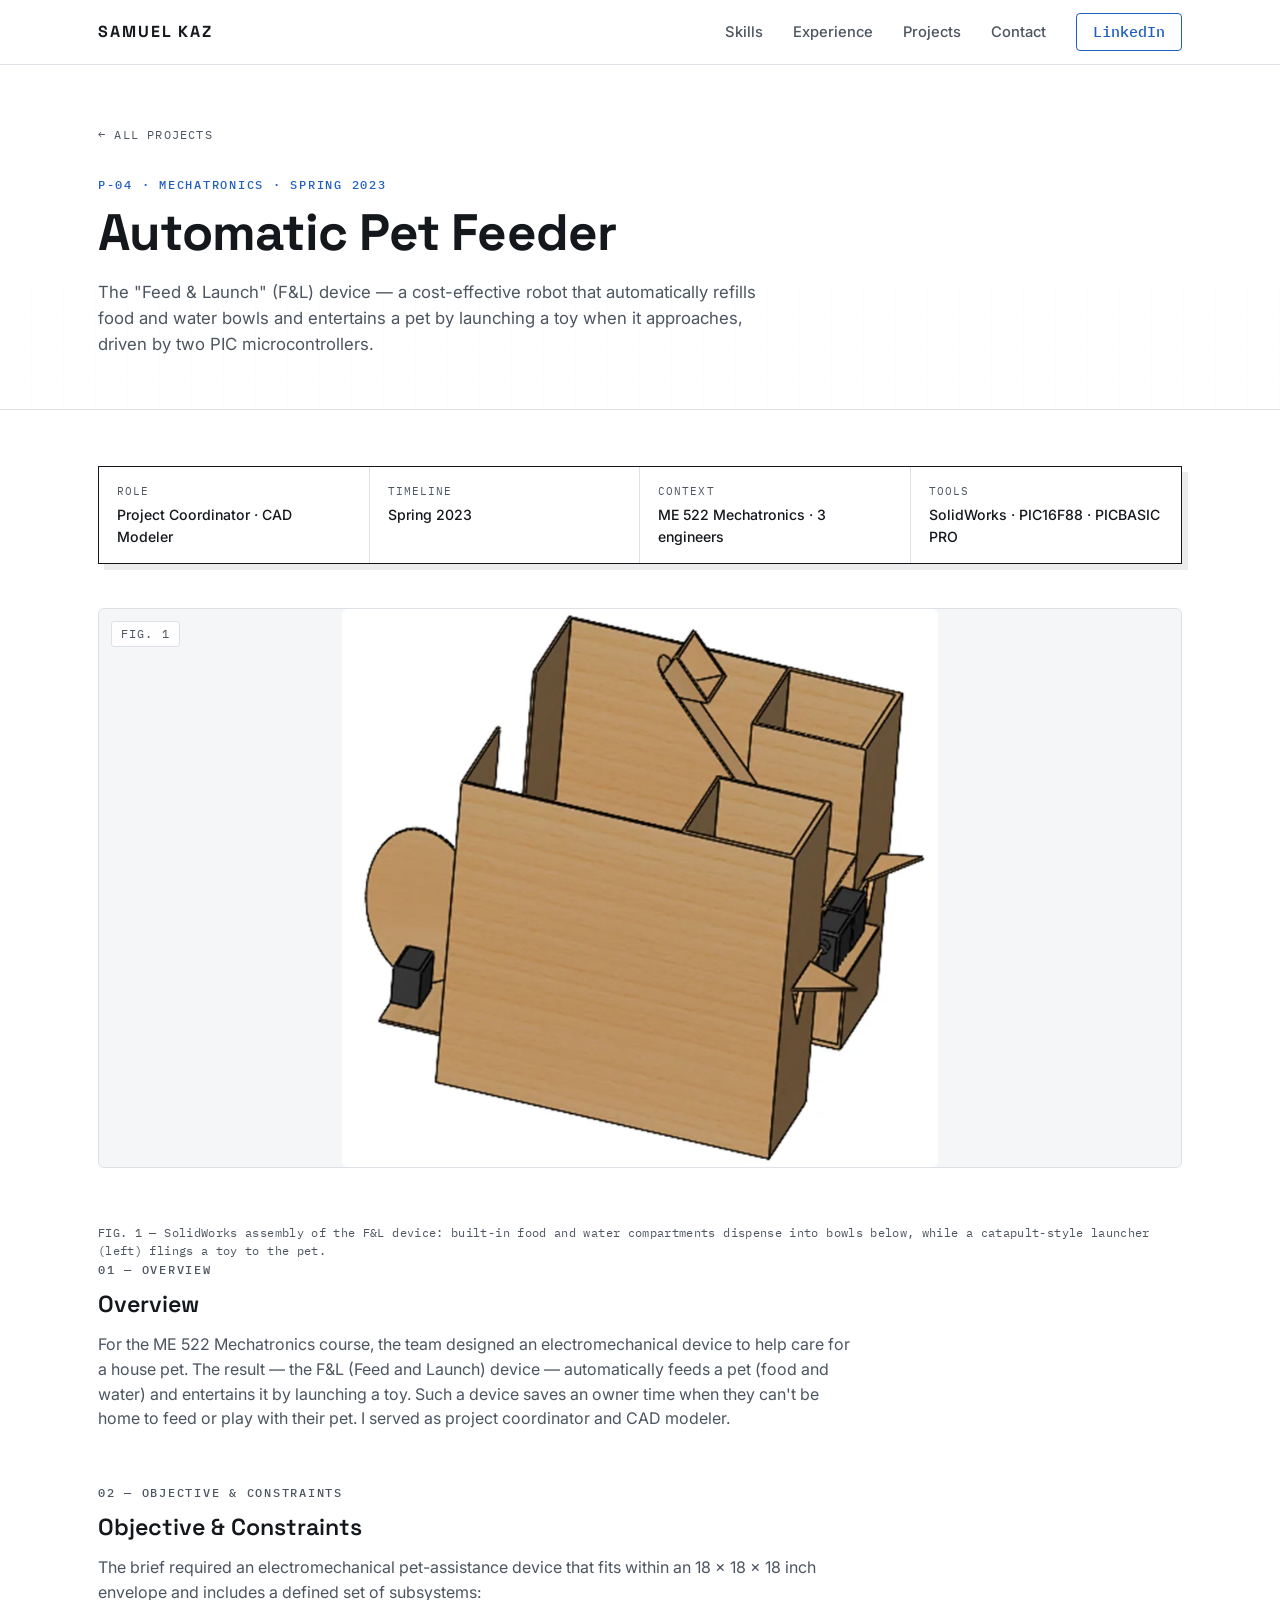
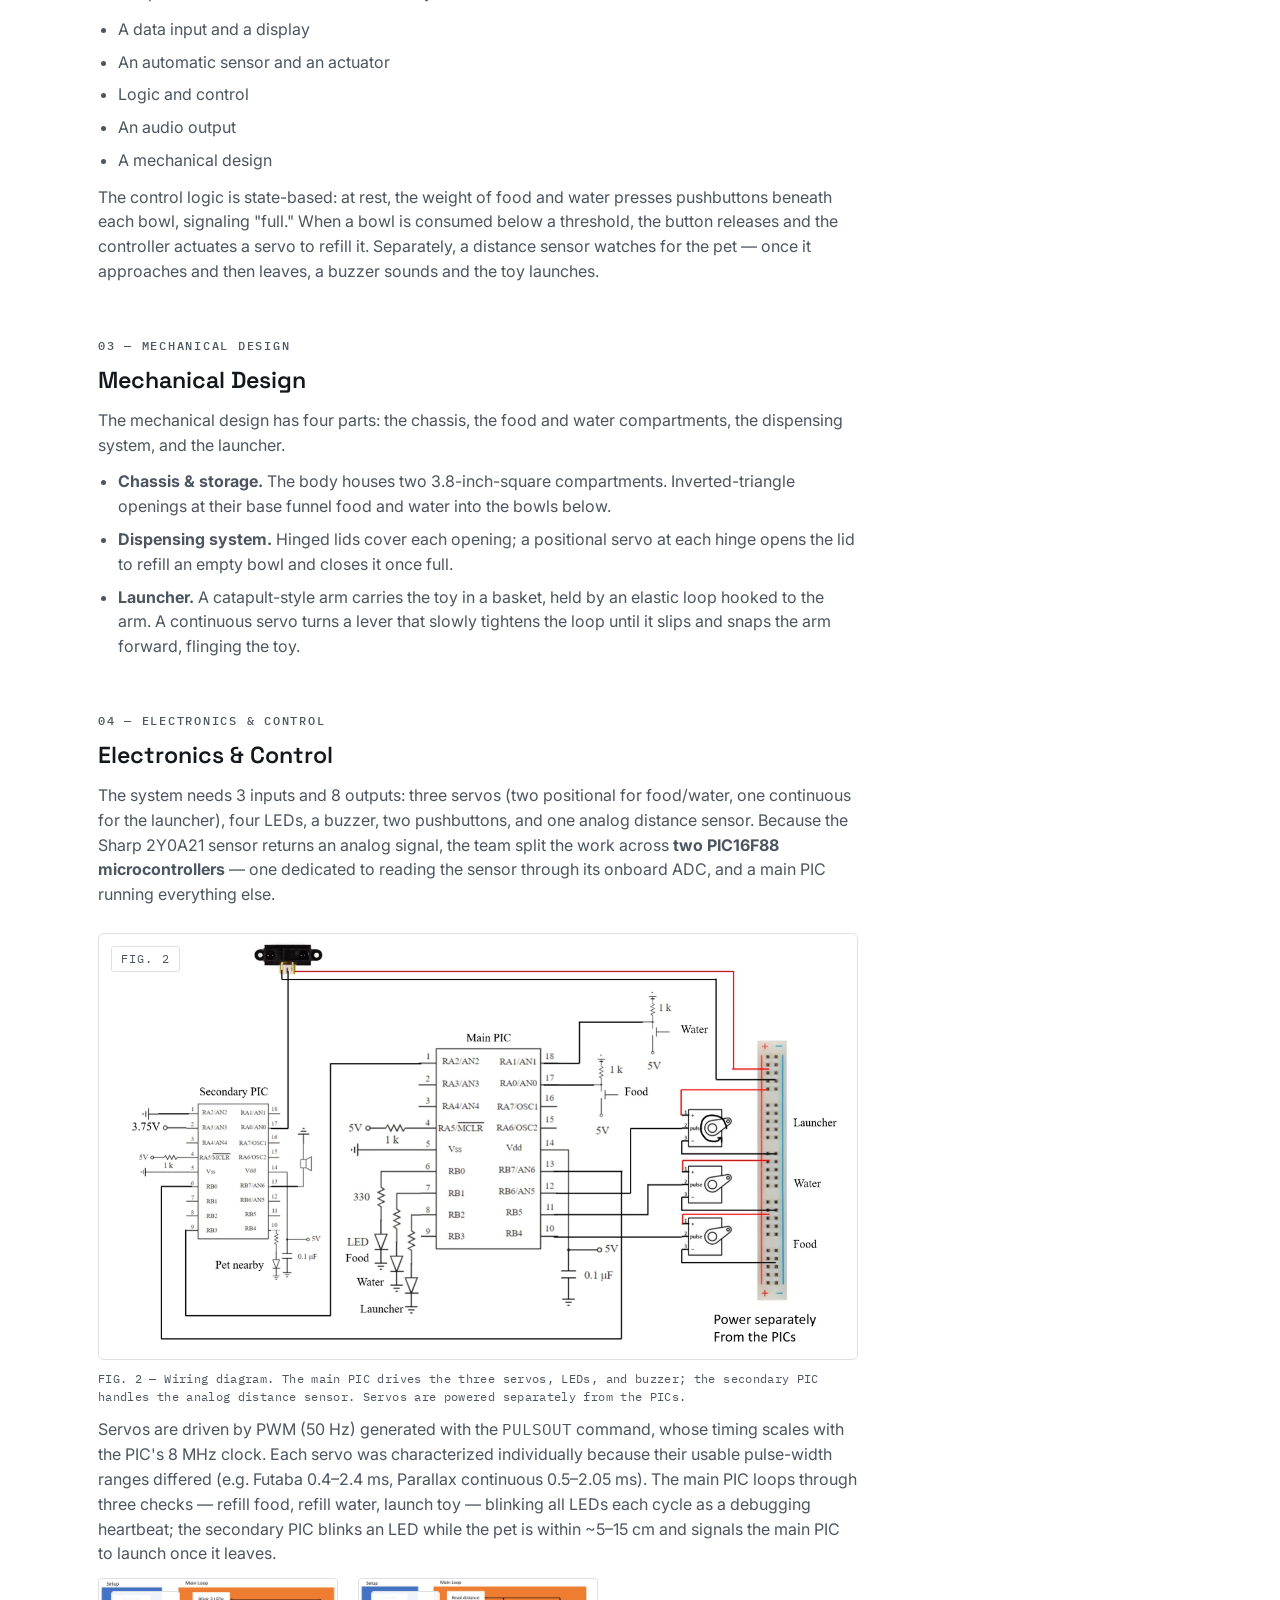
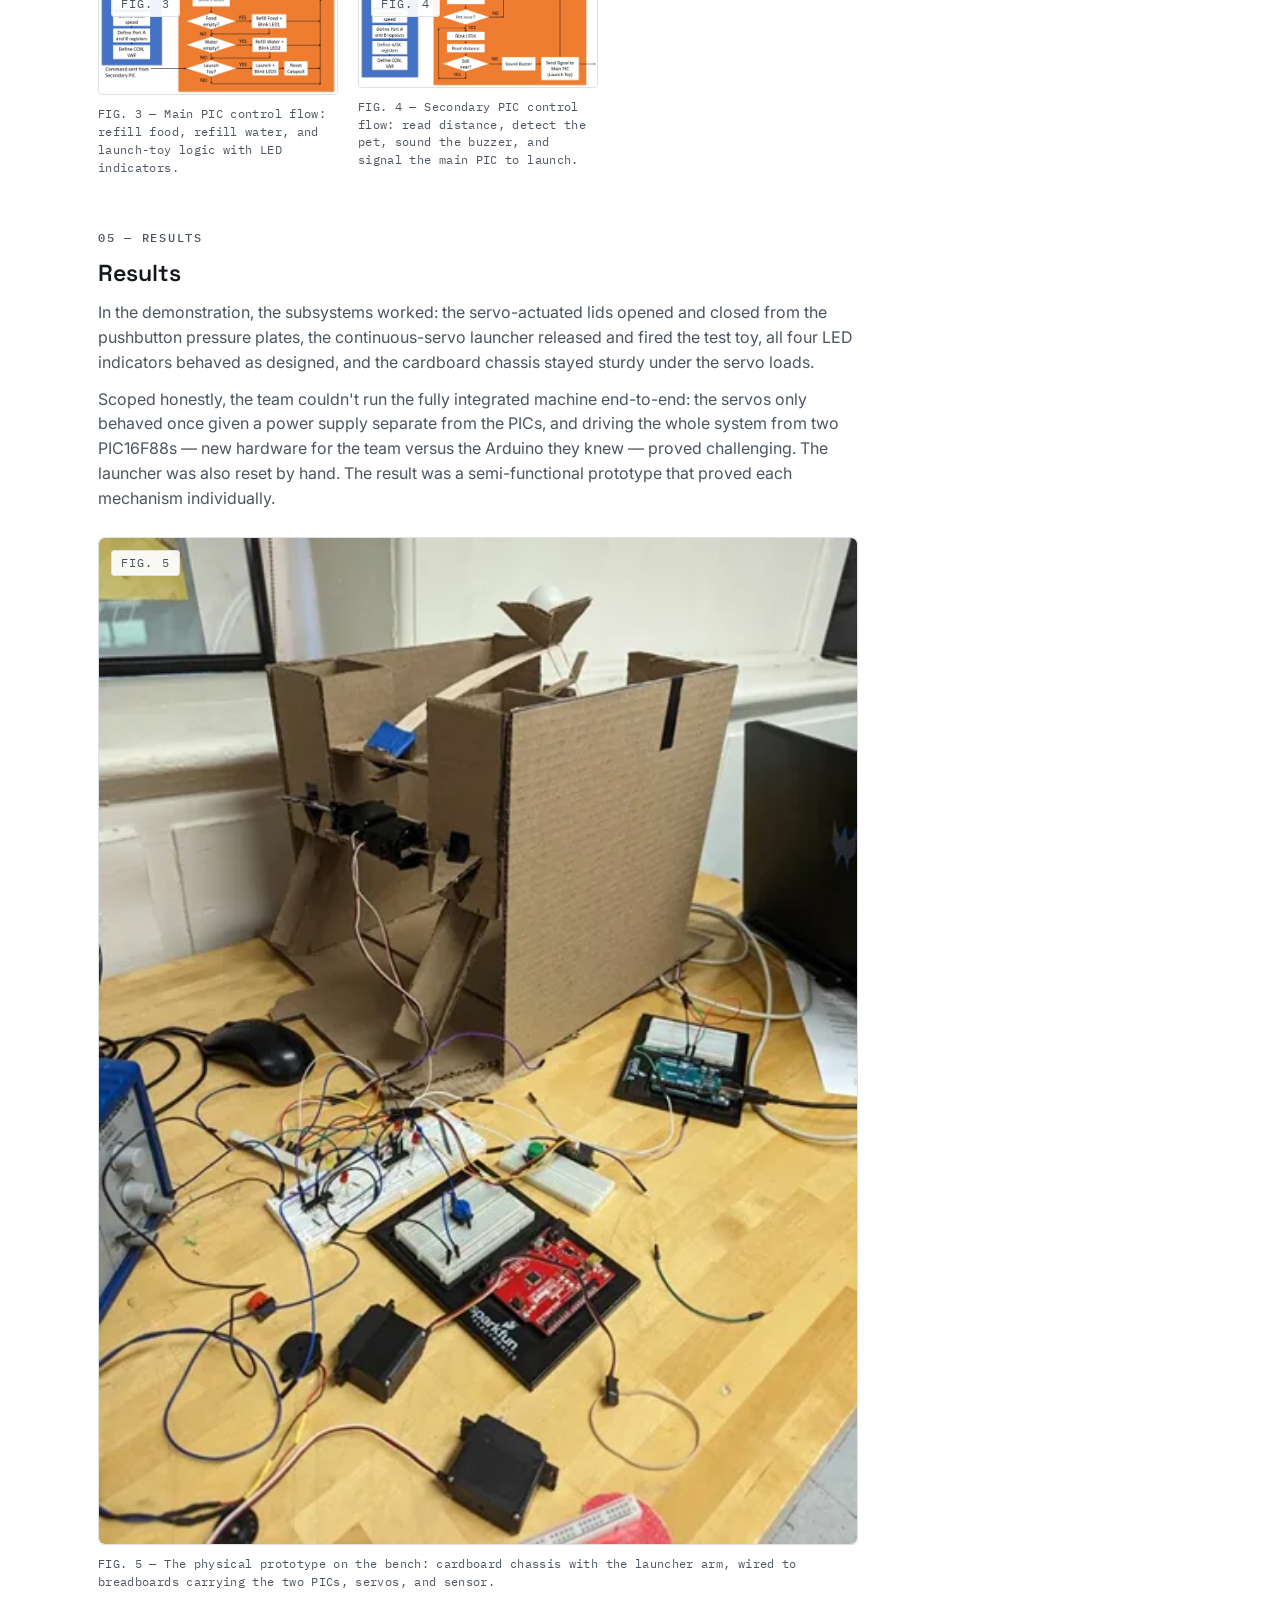
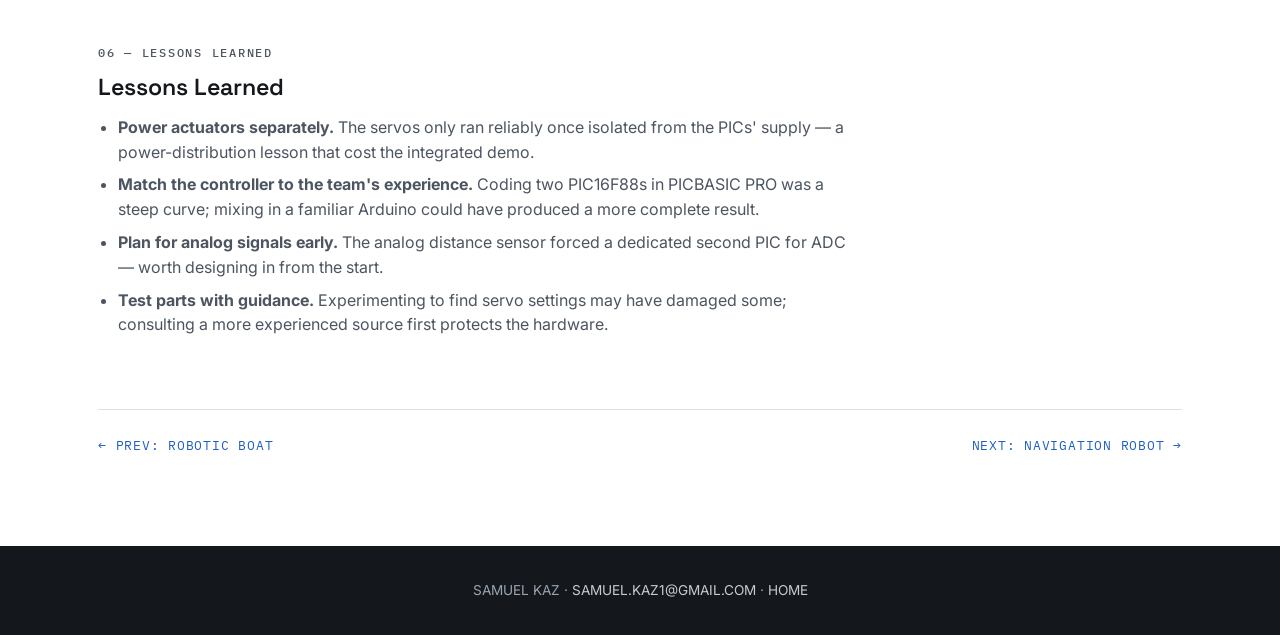
<file: projects/pet-feeder.html>
<!DOCTYPE html>
<html lang="en">
<head>
  <meta charset="UTF-8">
  <meta name="viewport" content="width=device-width, initial-scale=1.0">
  <title>Automatic Pet Feeder — Samuel Kaz</title>
  <link rel="preconnect" href="https://fonts.googleapis.com">
  <link rel="preconnect" href="https://fonts.gstatic.com" crossorigin>
  <link href="https://fonts.googleapis.com/css2?family=Space+Grotesk:wght@500;600;700&family=Inter:wght@400;500;600&family=IBM+Plex+Mono:wght@400;500&display=swap" rel="stylesheet">
  <link rel="stylesheet" href="../styles.css?v=16">
</head>
<body>

  <header class="nav">
    <div class="wrap nav-inner">
      <a href="../index.html" class="brand">SAMUEL KAZ</a>
      <button class="nav-toggle" aria-label="Toggle menu" aria-expanded="false"><span></span><span></span></button>
      <nav class="nav-links">
        <a href="../index.html#skills">Skills</a>
        <a href="../index.html#experience">Experience</a>
        <a href="../index.html#projects">Projects</a>
        <a href="../index.html#contact">Contact</a>
        <a href="https://www.linkedin.com/in/samuel-kaz" class="nav-resume" target="_blank" rel="noopener">LinkedIn</a>
      </nav>
    </div>
  </header>

  <section class="case-head">
    <div class="wrap">
      <a class="case-back mono" href="all-projects.html">← ALL PROJECTS</a>
      <p class="callout">P-04 · MECHATRONICS · SPRING 2023</p>
      <h1>Automatic Pet Feeder</h1>
      <p class="case-lede">The "Feed &amp; Launch" (F&amp;L) device — a cost-effective robot that automatically refills food and water bowls and entertains a pet by launching a toy when it approaches, driven by two PIC microcontrollers.</p>
    </div>
  </section>

  <main class="case-body">
    <div class="wrap">

      <div class="case-meta">
        <div><span>ROLE</span><p>Project Coordinator · CAD Modeler</p></div>
        <div><span>TIMELINE</span><p>Spring 2023</p></div>
        <div><span>CONTEXT</span><p>ME 522 Mechatronics · 3 engineers</p></div>
        <div><span>TOOLS</span><p>SolidWorks · PIC16F88 · PICBASIC PRO</p></div>
      </div>

      <div class="proj-media case-hero" data-img="../images/pet-feeder.webp"><span class="mono proj-num">FIG. 1</span></div>
      <p class="fig-cap">FIG. 1 — SolidWorks assembly of the F&amp;L device: built-in food and water compartments dispense into bowls below, while a catapult-style launcher (left) flings a toy to the pet.</p>

      <section class="case-section">
        <p class="callout">01 — OVERVIEW</p>
        <h2>Overview</h2>
        <p>For the ME 522 Mechatronics course, the team designed an electromechanical device to help care for a house pet. The result — the F&amp;L (Feed and Launch) device — automatically feeds a pet (food and water) and entertains it by launching a toy. Such a device saves an owner time when they can't be home to feed or play with their pet. I served as project coordinator and CAD modeler.</p>
      </section>

      <section class="case-section">
        <p class="callout">02 — OBJECTIVE &amp; CONSTRAINTS</p>
        <h2>Objective &amp; Constraints</h2>
        <p>The brief required an electromechanical pet-assistance device that fits within an 18&nbsp;×&nbsp;18&nbsp;×&nbsp;18&nbsp;inch envelope and includes a defined set of subsystems:</p>
        <ul>
          <li>A data input and a display</li>
          <li>An automatic sensor and an actuator</li>
          <li>Logic and control</li>
          <li>An audio output</li>
          <li>A mechanical design</li>
        </ul>
        <p>The control logic is state-based: at rest, the weight of food and water presses pushbuttons beneath each bowl, signaling "full." When a bowl is consumed below a threshold, the button releases and the controller actuates a servo to refill it. Separately, a distance sensor watches for the pet — once it approaches and then leaves, a buzzer sounds and the toy launches.</p>
      </section>

      <section class="case-section">
        <p class="callout">03 — MECHANICAL DESIGN</p>
        <h2>Mechanical Design</h2>
        <p>The mechanical design has four parts: the chassis, the food and water compartments, the dispensing system, and the launcher.</p>
        <ul>
          <li><strong>Chassis &amp; storage.</strong> The body houses two 3.8-inch-square compartments. Inverted-triangle openings at their base funnel food and water into the bowls below.</li>
          <li><strong>Dispensing system.</strong> Hinged lids cover each opening; a positional servo at each hinge opens the lid to refill an empty bowl and closes it once full.</li>
          <li><strong>Launcher.</strong> A catapult-style arm carries the toy in a basket, held by an elastic loop hooked to the arm. A continuous servo turns a lever that slowly tightens the loop until it slips and snaps the arm forward, flinging the toy.</li>
        </ul>
      </section>

      <section class="case-section">
        <p class="callout">04 — ELECTRONICS &amp; CONTROL</p>
        <h2>Electronics &amp; Control</h2>
        <p>The system needs 3 inputs and 8 outputs: three servos (two positional for food/water, one continuous for the launcher), four LEDs, a buzzer, two pushbuttons, and one analog distance sensor. Because the Sharp 2Y0A21 sensor returns an analog signal, the team split the work across <strong>two PIC16F88 microcontrollers</strong> — one dedicated to reading the sensor through its onboard ADC, and a main PIC running everything else.</p>
        <div class="case-figure">
          <div class="proj-media" data-img="../images/pet-feeder-1.webp"><span class="mono proj-num">FIG. 2</span></div>
          <p class="fig-cap">FIG. 2 — Wiring diagram. The main PIC drives the three servos, LEDs, and buzzer; the secondary PIC handles the analog distance sensor. Servos are powered separately from the PICs.</p>
        </div>
        <p>Servos are driven by PWM (50&nbsp;Hz) generated with the <span class="mono">PULSOUT</span> command, whose timing scales with the PIC's 8&nbsp;MHz clock. Each servo was characterized individually because their usable pulse-width ranges differed (e.g. Futaba 0.4–2.4&nbsp;ms, Parallax continuous 0.5–2.05&nbsp;ms). The main PIC loops through three checks — refill food, refill water, launch toy — blinking all LEDs each cycle as a debugging heartbeat; the secondary PIC blinks an LED while the pet is within ~5–15&nbsp;cm and signals the main PIC to launch once it leaves.</p>
        <div class="case-gallery">
          <figure>
            <div class="proj-media" data-img="../images/pet-feeder-2.webp"><span class="mono proj-num">FIG. 3</span></div>
            <figcaption class="fig-cap">FIG. 3 — Main PIC control flow: refill food, refill water, and launch-toy logic with LED indicators.</figcaption>
          </figure>
          <figure>
            <div class="proj-media" data-img="../images/pet-feeder-3.webp"><span class="mono proj-num">FIG. 4</span></div>
            <figcaption class="fig-cap">FIG. 4 — Secondary PIC control flow: read distance, detect the pet, sound the buzzer, and signal the main PIC to launch.</figcaption>
          </figure>
        </div>
      </section>

      <section class="case-section">
        <p class="callout">05 — RESULTS</p>
        <h2>Results</h2>
        <p>In the demonstration, the subsystems worked: the servo-actuated lids opened and closed from the pushbutton pressure plates, the continuous-servo launcher released and fired the test toy, all four LED indicators behaved as designed, and the cardboard chassis stayed sturdy under the servo loads.</p>
        <p>Scoped honestly, the team couldn't run the fully integrated machine end-to-end: the servos only behaved once given a power supply separate from the PICs, and driving the whole system from two PIC16F88s — new hardware for the team versus the Arduino they knew — proved challenging. The launcher was also reset by hand. The result was a semi-functional prototype that proved each mechanism individually.</p>
        <div class="case-figure">
          <div class="proj-media" data-img="../images/pet-feeder-4.webp"><span class="mono proj-num">FIG. 5</span></div>
          <p class="fig-cap">FIG. 5 — The physical prototype on the bench: cardboard chassis with the launcher arm, wired to breadboards carrying the two PICs, servos, and sensor.</p>
        </div>
      </section>

      <section class="case-section">
        <p class="callout">06 — LESSONS LEARNED</p>
        <h2>Lessons Learned</h2>
        <ul>
          <li><strong>Power actuators separately.</strong> The servos only ran reliably once isolated from the PICs' supply — a power-distribution lesson that cost the integrated demo.</li>
          <li><strong>Match the controller to the team's experience.</strong> Coding two PIC16F88s in PICBASIC PRO was a steep curve; mixing in a familiar Arduino could have produced a more complete result.</li>
          <li><strong>Plan for analog signals early.</strong> The analog distance sensor forced a dedicated second PIC for ADC — worth designing in from the start.</li>
          <li><strong>Test parts with guidance.</strong> Experimenting to find servo settings may have damaged some; consulting a more experienced source first protects the hardware.</li>
        </ul>
      </section>

      <nav class="case-nav">
        <a href="robotic-boat.html">← PREV: ROBOTIC BOAT</a>
        <a href="navigation-robot.html">NEXT: NAVIGATION ROBOT →</a>
      </nav>

    </div>
  </main>

  <footer class="case-footer">
    <div class="wrap">SAMUEL KAZ · <a href="mailto:samuel.kaz1@gmail.com">SAMUEL.KAZ1@GMAIL.COM</a> · <a href="../index.html">HOME</a></div>
  </footer>

  <script src="../script.js?v=16"></script>
</body>
</html>
</file>
<file: styles.css>
/* ============================================================
   Samuel Kaz — Mechanical Design Engineer
   Clean engineering-document aesthetic: white sheet, near-black
   ink, one engineering-blue accent, monospace drawing callouts,
   hairline rules. Type: Space Grotesk / Inter / IBM Plex Mono.
   ============================================================ */

:root {
  --paper: #ffffff;
  --tint: #f5f6f8;
  --ink: #14181d;
  --ink-2: #4c5560;
  --blue: #1f5fbf;
  --blue-dark: #174a96;
  --line: #dde1e6;
  --maxw: 1140px;
}

* { margin: 0; padding: 0; box-sizing: border-box; }
html { scroll-behavior: smooth; }

body {
  font-family: "Inter", system-ui, sans-serif;
  font-size: 16px;
  line-height: 1.55;
  color: var(--ink);
  background: var(--paper);
  -webkit-font-smoothing: antialiased;
}

h1, h2, h3 { font-family: "Space Grotesk", system-ui, sans-serif; line-height: 1.15; }
.mono { font-family: "IBM Plex Mono", monospace; }

.wrap { max-width: var(--maxw); margin: 0 auto; padding: 0 28px; }

a { color: var(--blue); text-decoration: none; }
a:hover { text-decoration: underline; }

/* Monospace section callout, like a drawing annotation */
.callout {
  font-family: "IBM Plex Mono", monospace;
  font-size: 0.78rem;
  font-weight: 500;
  letter-spacing: 0.14em;
  color: var(--blue);
  margin-bottom: 10px;
}

/* ---------------- Nav ---------------- */
.nav {
  position: sticky;
  top: 0;
  z-index: 50;
  background: rgba(255, 255, 255, 0.94);
  backdrop-filter: blur(10px);
  border-bottom: 1px solid var(--line);
}
.nav-inner {
  display: flex;
  align-items: center;
  justify-content: space-between;
  height: 64px;
}
.brand {
  font-family: "Space Grotesk", sans-serif;
  font-weight: 700;
  font-size: 1rem;
  letter-spacing: 0.12em;
  color: var(--ink);
}
.brand:hover { text-decoration: none; }
.brand-role { color: var(--ink); text-transform: uppercase; }
.nav-links { display: flex; align-items: center; gap: 30px; }
.nav-links a {
  font-size: 0.92rem;
  font-weight: 500;
  color: var(--ink-2);
}
.nav-links a:hover { color: var(--ink); text-decoration: none; }
.nav-resume {
  font-family: "IBM Plex Mono", monospace;
  font-size: 0.85rem;
  color: var(--blue) !important;
  border: 1px solid var(--blue);
  padding: 7px 16px;
  border-radius: 4px;
  transition: background 0.15s, color 0.15s;
}
.nav-resume:hover { background: var(--blue); color: #fff !important; }

.nav-toggle { display: none; background: none; border: none; cursor: pointer; padding: 10px 4px; }
.nav-toggle span { display: block; width: 22px; height: 2px; background: var(--ink); margin: 5px 0; }

/* ---------------- Hero ---------------- */
.hero {
  border-bottom: 1px solid var(--line);
  background:
    linear-gradient(var(--paper) 0%, rgba(255,255,255,0.92) 100%),
    repeating-linear-gradient(0deg, transparent 0 31px, var(--line) 31px 32px),
    repeating-linear-gradient(90deg, transparent 0 31px, var(--line) 31px 32px);
}
.hero-grid {
  display: grid;
  grid-template-columns: 1.5fr 1fr;
  gap: 56px;
  align-items: center;
  padding-top: 72px;
  padding-bottom: 72px;
}

/* Profile photo frame — engineering-drawing style border on the right. */
.proj-media.hero-photo {
  aspect-ratio: 1 / 1;
  border: 1px solid var(--ink);
  border-bottom: 1px solid var(--ink);
  border-radius: 6px;
  box-shadow: 6px 6px 0 rgba(20, 24, 29, 0.08);
}
.hero .hero-photo.has-img { background-size: cover; }
.hero h1 {
  font-size: clamp(2.6rem, 6.5vw, 4rem);
  font-weight: 700;
  letter-spacing: -0.02em;
  margin-bottom: 16px;
  max-width: 30rem;
  text-align: center;
}
.hero-lede {
  font-size: 1.04rem;
  color: var(--ink-2);
  width: 30rem;
  max-width: 100%;
  margin: 0 0 24px;
  text-align: center;
  text-wrap: balance;
}
.hero-cta { display: flex; gap: 14px; flex-wrap: wrap; justify-content: center; max-width: 30rem; }

/* Buttons */
.btn {
  display: inline-block;
  font-weight: 600;
  font-size: 0.95rem;
  padding: 13px 28px;
  border-radius: 4px;
  transition: background 0.15s, color 0.15s, border-color 0.15s;
}
.btn:hover { text-decoration: none; }
.btn-solid { background: var(--ink); color: #fff; }
.btn-solid:hover { background: var(--blue); }
.btn-ghost { border: 1px solid var(--ink); color: var(--ink); }
.btn-ghost:hover { border-color: var(--blue); color: var(--blue); }

/* ---------------- Sections ---------------- */
.section { padding: 42px 0; }
.section-tint { background: var(--tint); border-top: 1px solid var(--line); border-bottom: 1px solid var(--line); }
.section h2 {
  font-size: clamp(1.7rem, 3.5vw, 2.3rem);
  font-weight: 700;
  letter-spacing: -0.01em;
  margin-bottom: 32px;
}

/* ---------------- Experience ---------------- */
.xp-list { display: flex; flex-direction: column; }
.xp {
  display: grid;
  grid-template-columns: 220px 1fr;
  gap: 32px;
  padding: 20px 0;
  border-top: 1px solid var(--line);
}
.xp:last-child { border-bottom: 1px solid var(--line); }
.xp-when .mono {
  font-size: 0.8rem;
  color: var(--blue);
  letter-spacing: 0.06em;
}
.xp-what h3 { font-size: 1.18rem; font-weight: 600; margin-bottom: 2px; }
.xp-where { font-size: 0.85rem; color: var(--ink-2); margin-bottom: 10px; }
.xp-what p:last-child { color: var(--ink-2); font-size: 0.97rem; max-width: 72ch; }

/* ---------------- Projects ---------------- */
.proj-grid {
  display: flex;
  flex-direction: column;
  gap: 28px;
}
.proj {
  background: var(--paper);
  border: 1px solid var(--line);
  border-radius: 6px;
  overflow: hidden;
  display: grid;
  grid-template-columns: 1fr 1fr;
  align-items: stretch;
  transition: border-color 0.2s, box-shadow 0.2s, transform 0.2s;
}
/* Text on the left, image on the right (DOM order is media → body, so
   reorder the grid items). */
.proj-body { order: 1; }
.proj-grid .proj-media { order: 2; }
.proj:hover {
  border-color: var(--ink);
  box-shadow: 0 16px 34px rgba(20, 24, 29, 0.14);
  transform: translateY(-4px) scale(1.025);
}
.proj-media {
  aspect-ratio: 16 / 9;
  background-color: var(--tint);
  background-image:
    repeating-linear-gradient(0deg, transparent 0 23px, var(--line) 23px 24px),
    repeating-linear-gradient(90deg, transparent 0 23px, var(--line) 23px 24px);
  background-size: cover;
  background-position: center;
  position: relative;
  border-bottom: 1px solid var(--line);
}
/* Homepage list: media fills its column height, divider on the left. */
.proj-grid .proj-media {
  aspect-ratio: auto;
  min-height: 300px;
  border-bottom: none;
  border-left: 1px solid var(--line);
}
/* Contain (not cover) so the whole subject is visible — the cover photo
   is never cropped, just letterboxed against the tint background. */
.proj-media.has-img {
  background-size: contain;
  background-repeat: no-repeat;
  background-position: center;
}
.proj-media.has-img .proj-num { background: rgba(255, 255, 255, 0.92); }
.proj-num {
  position: absolute;
  top: 12px;
  left: 12px;
  font-size: 0.72rem;
  letter-spacing: 0.1em;
  color: var(--ink-2);
  border: 1px solid var(--line);
  background: var(--paper);
  padding: 3px 9px;
  border-radius: 3px;
}
.proj-body { padding: 20px 22px 22px; display: flex; flex-direction: column; gap: 8px; flex: 1; }
.proj-grid .proj-body { padding: 30px 34px; justify-content: center; gap: 10px; }
/* In the centered row layout, don't let the bullet list stretch — keep the
   whole text block vertically centered against the image. */
.proj-grid .proj-points { flex: none; }
.proj-meta {
  display: flex;
  align-items: center;
  justify-content: space-between;
  gap: 12px;
}
.proj-meta .mono { font-size: 0.72rem; color: var(--ink-2); letter-spacing: 0.08em; }
.proj-cat {
  font-size: 0.74rem;
  font-weight: 600;
  letter-spacing: 0.04em;
  text-transform: uppercase;
  color: var(--blue);
  background: rgba(31, 95, 191, 0.08);
  padding: 4px 10px;
  border-radius: 3px;
}
.proj h3 { font-size: 1.22rem; font-weight: 600; }
.proj-body > p:not(.proj-meta):not(.proj-tags) {
  color: var(--ink-2);
  font-size: 0.94rem;
  flex: 1;
}
a.proj { color: inherit; }
a.proj:hover { text-decoration: none; }
.proj-points {
  list-style: none;
  display: flex;
  flex-direction: column;
  gap: 8px;
  flex: 1;
}
.proj-points li {
  position: relative;
  padding-left: 16px;
  color: var(--ink-2);
  font-size: 0.92rem;
  line-height: 1.55;
}
.proj-points li::before {
  content: "";
  position: absolute;
  left: 0;
  top: 0.58em;
  width: 6px;
  height: 6px;
  background: var(--blue);
  opacity: 0.65;
}
.proj-tags {
  font-family: "IBM Plex Mono", monospace;
  font-size: 0.74rem;
  color: var(--ink-2);
  letter-spacing: 0.02em;
  border-top: 1px solid var(--line);
  padding-top: 14px;
}

/* "More projects" button under the featured list */
.proj-more { margin-top: 36px; text-align: center; }

/* ---------------- All-projects page grid ---------------- */
/* Multi-column card grid (image on top, short description below) — a
   distinct layout from the homepage's single-column featured rows. */
.all-grid {
  display: grid;
  grid-template-columns: repeat(3, 1fr);
  gap: 24px;
  align-items: stretch;
}
.all-grid .proj { display: flex; flex-direction: column; }
.all-grid .proj-media {
  aspect-ratio: 16 / 9;
  min-height: 0;
  border-left: none;
  border-bottom: 1px solid var(--line);
}
.all-grid .proj-body { padding: 18px 20px 20px; justify-content: flex-start; gap: 8px; }
.proj-desc { color: var(--ink-2); font-size: 0.92rem; line-height: 1.5; }

/* ---------------- Skills & Education ---------------- */
.cap-grid {
  display: grid;
  grid-template-columns: repeat(3, 1fr);
  gap: 0;
  border: 1px solid var(--line);
}
.cap { padding: 22px; border-right: 1px solid var(--line); }
.cap:last-child { border-right: none; }
.cap h3 {
  font-size: 0.76rem;
  font-weight: 500;
  letter-spacing: 0.12em;
  color: var(--blue);
  margin-bottom: 14px;
}
.cap ul { list-style: none; display: flex; flex-direction: column; }
/* Hairline divider under each entry so one- and two-line items stay
   distinct — reads like a parts list on an engineering drawing. */
.cap li {
  font-size: 0.93rem;
  color: var(--ink-2);
  padding: 9px 0;
  border-bottom: 1px solid var(--line);
}
.cap li:first-child { padding-top: 0; }
.cap li:last-child { padding-bottom: 0; border-bottom: none; }
.cap li strong { color: var(--ink); }

/* Education block — full-width, same width as the skills box above it.
   Two degree panels side by side, each with labeled title-block rows. */
.edu-block {
  display: grid;
  grid-template-columns: 1fr 1fr;
  border: 1px solid var(--line);
  margin-top: 24px;
}
.edu-col { padding: 22px 24px; }
.edu-col:first-child { border-right: 1px solid var(--line); }
.edu-col h3 { font-size: 1.05rem; font-weight: 600; margin-bottom: 3px; }
.edu-sub {
  font-size: 0.82rem;
  color: var(--ink-2);
  margin-bottom: 12px;
}
.edu-rows { display: flex; flex-direction: column; }
.edu-rows > div {
  display: grid;
  grid-template-columns: 104px 1fr;
  gap: 14px;
  padding: 10px 0;
  border-bottom: 1px solid var(--line);
}
.edu-rows > div:first-child { padding-top: 0; }
.edu-rows > div:last-child { padding-bottom: 0; border-bottom: none; }
.edu-rows dt {
  font-family: "IBM Plex Mono", monospace;
  font-size: 0.68rem;
  letter-spacing: 0.08em;
  color: var(--blue);
  padding-top: 2px;
}
.edu-rows dd { font-size: 0.9rem; color: var(--ink-2); line-height: 1.5; }

/* ---------------- Footer ---------------- */
.footer {
  background: var(--ink);
  color: #fff;
  padding: 56px 0 0;
}
.footer-cta { text-align: center; padding-bottom: 48px; }
.footer-cta h2 { font-size: clamp(1.7rem, 3.5vw, 2.3rem); margin-bottom: 10px; }
.footer-cta p { color: #9aa5b1; margin-bottom: 24px; }
.footer .btn-solid { background: #fff; color: var(--ink); }
.footer .btn-solid:hover { background: var(--blue); color: #fff; }

/* Drawing title block */
.titleblock {
  display: grid;
  grid-template-columns: repeat(3, 1fr);
  border-top: 1px solid #39424d;
  font-size: 0.75rem;
  letter-spacing: 0.06em;
}
.titleblock div {
  padding: 16px 20px;
  border-right: 1px solid #39424d;
  border-bottom: 1px solid #39424d;
  color: #c6ccd4;
  display: flex;
  flex-direction: column;
  gap: 3px;
}
.titleblock div:nth-child(3n) { border-right: none; }
.titleblock span { color: #6b7682; font-size: 0.65rem; }
.titleblock a { color: #c6ccd4; }

/* ---------------- Case study pages ---------------- */
.case-head {
  border-bottom: 1px solid var(--line);
  padding: 56px 0 52px;
  background:
    linear-gradient(var(--paper) 0%, rgba(255,255,255,0.92) 100%),
    repeating-linear-gradient(0deg, transparent 0 31px, var(--line) 31px 32px),
    repeating-linear-gradient(90deg, transparent 0 31px, var(--line) 31px 32px);
}
.case-back {
  display: inline-block;
  font-size: 0.75rem;
  letter-spacing: 0.1em;
  color: var(--ink-2);
  margin-bottom: 30px;
}
.case-head h1 {
  font-size: clamp(2.1rem, 5vw, 3.2rem);
  font-weight: 700;
  letter-spacing: -0.015em;
  margin-bottom: 16px;
}
.case-lede { font-size: 1.05rem; color: var(--ink-2); max-width: 62ch; }

.case-body { padding: 56px 0 90px; }
.case-meta {
  display: grid;
  grid-template-columns: repeat(4, 1fr);
  border: 1px solid var(--ink);
  box-shadow: 6px 6px 0 rgba(20, 24, 29, 0.08);
  margin-bottom: 44px;
  background: var(--paper);
}
.case-meta div { padding: 16px 18px; border-right: 1px solid var(--line); }
.case-meta div:last-child { border-right: none; }
.case-meta span {
  display: block;
  font-family: "IBM Plex Mono", monospace;
  font-size: 0.68rem;
  letter-spacing: 0.1em;
  color: var(--ink-2);
  margin-bottom: 4px;
}
.case-meta p { font-size: 0.88rem; font-weight: 500; }

.case-hero {
  aspect-ratio: 21 / 9;
  border: 1px solid var(--line);
  border-radius: 6px;
  margin-bottom: 56px;
}
.case-section { margin-bottom: 52px; max-width: 76ch; }
.case-section h2 { font-size: 1.45rem; font-weight: 600; margin: 8px 0 14px; }
.case-section p { color: var(--ink-2); margin-bottom: 12px; }
.case-section ul {
  color: var(--ink-2);
  padding-left: 20px;
  display: flex;
  flex-direction: column;
  gap: 8px;
  margin-bottom: 12px;
}
.todo {
  font-family: "IBM Plex Mono", monospace;
  font-size: 0.78rem;
  line-height: 1.7;
  color: var(--ink-2);
  border: 1px dashed #b7bec7;
  background: var(--tint);
  padding: 14px 16px;
  border-radius: 4px;
}
.case-gallery {
  display: grid;
  grid-template-columns: repeat(3, 1fr);
  gap: 20px;
}
.case-gallery .proj-media {
  border: 1px solid var(--line);
  border-radius: 4px;
}
.case-gallery figure { margin: 0; }

/* Inline figure within a case section */
.case-figure { margin: 26px 0 6px; max-width: 100%; }
.case-figure .proj-media {
  aspect-ratio: 16 / 9;
  border: 1px solid var(--line);
  border-radius: 6px;
}

/* Once a case photo loads, drop the fixed crop-box and show the whole image
   at its native proportions — no cropping, full resolution. */
.proj-media.has-photo {
  aspect-ratio: auto;
  background: var(--paper);
  overflow: hidden;
}
.proj-media.has-photo img {
  display: block;
  width: 100%;
  height: auto;
  border-radius: inherit;
}
.case-hero.has-photo {
  display: flex;
  align-items: center;
  justify-content: center;
  background: var(--tint);
}
.case-hero.has-photo img {
  width: auto;
  max-width: 100%;
  max-height: 62vh;
}
/* Galleries hold images of differing heights, so top-align them. */
.case-gallery { align-items: start; }
.fig-cap {
  font-family: "IBM Plex Mono", monospace;
  font-size: 0.74rem;
  color: var(--ink-2);
  letter-spacing: 0.03em;
  line-height: 1.5;
  margin-top: 10px;
}
.case-nav {
  display: flex;
  justify-content: space-between;
  gap: 20px;
  border-top: 1px solid var(--line);
  margin-top: 72px;
  padding-top: 26px;
  font-family: "IBM Plex Mono", monospace;
  font-size: 0.8rem;
  letter-spacing: 0.06em;
}
.case-footer {
  background: var(--ink);
  color: #9aa5b1;
  text-align: center;
  padding: 34px 0;
  font-size: 0.85rem;
}
.case-footer a { color: #c6ccd4; }

@media (max-width: 900px) {
  .case-meta { grid-template-columns: 1fr 1fr; }
  .case-meta div:nth-child(2n) { border-right: none; }
  .case-meta div:nth-child(-n+2) { border-bottom: 1px solid var(--line); }
  .case-gallery { grid-template-columns: 1fr; }
  .case-hero { aspect-ratio: 16 / 9; }
}

/* ---------------- Reveal animation ---------------- */
.reveal { opacity: 0; transform: translateY(18px); transition: opacity 0.55s ease, transform 0.55s ease; }
.reveal.visible { opacity: 1; transform: none; }
@media (prefers-reduced-motion: reduce) {
  .reveal { opacity: 1; transform: none; transition: none; }
}

/* ---------------- Mobile ---------------- */
@media (max-width: 900px) {
  .nav-toggle { display: block; }
  .nav-links {
    display: none;
    position: absolute;
    top: 64px;
    left: 0;
    right: 0;
    background: var(--paper);
    border-bottom: 1px solid var(--line);
    flex-direction: column;
    align-items: flex-start;
    padding: 22px 28px;
    gap: 18px;
  }
  .nav-links.open { display: flex; }

  .hero-grid { grid-template-columns: 1fr; gap: 36px; padding-top: 56px; padding-bottom: 56px; }
  .hero-photo { width: 100%; max-width: 340px; margin: 0 auto; }
  .section { padding: 42px 0; }

  .xp { grid-template-columns: 1fr; gap: 6px; padding: 24px 0; }

  .proj { grid-template-columns: 1fr; }
  .proj-grid .proj-media {
    order: 1;
    aspect-ratio: 16 / 9;
    min-height: 0;
    border-left: none;
    border-bottom: 1px solid var(--line);
  }
  .proj-body { order: 2; }
  .proj-grid .proj-body { padding: 20px 22px 22px; justify-content: flex-start; }
  .proj-grid .proj-points { flex: 1; }

  .all-grid { grid-template-columns: 1fr 1fr; }

  .cap-grid { grid-template-columns: 1fr 1fr; }
  .cap { border-bottom: 1px solid var(--line); }
  .cap:nth-child(2n) { border-right: none; }
  .cap:last-child { border-bottom: none; }

  .edu-block { grid-template-columns: 1fr; }
  .edu-col:first-child { border-right: none; border-bottom: 1px solid var(--line); }

  .titleblock { grid-template-columns: 1fr 1fr; }
  .titleblock div:nth-child(3n) { border-right: 1px solid #39424d; }
  .titleblock div:nth-child(2n) { border-right: none; }
}

@media (max-width: 560px) {
  .brand-role { display: none; }
  .all-grid { grid-template-columns: 1fr; }
  .cap-grid { grid-template-columns: 1fr; }
  .cap { border-right: none; }
  .titleblock { grid-template-columns: 1fr; }
  .titleblock div { border-right: none !important; }
}
</file>
